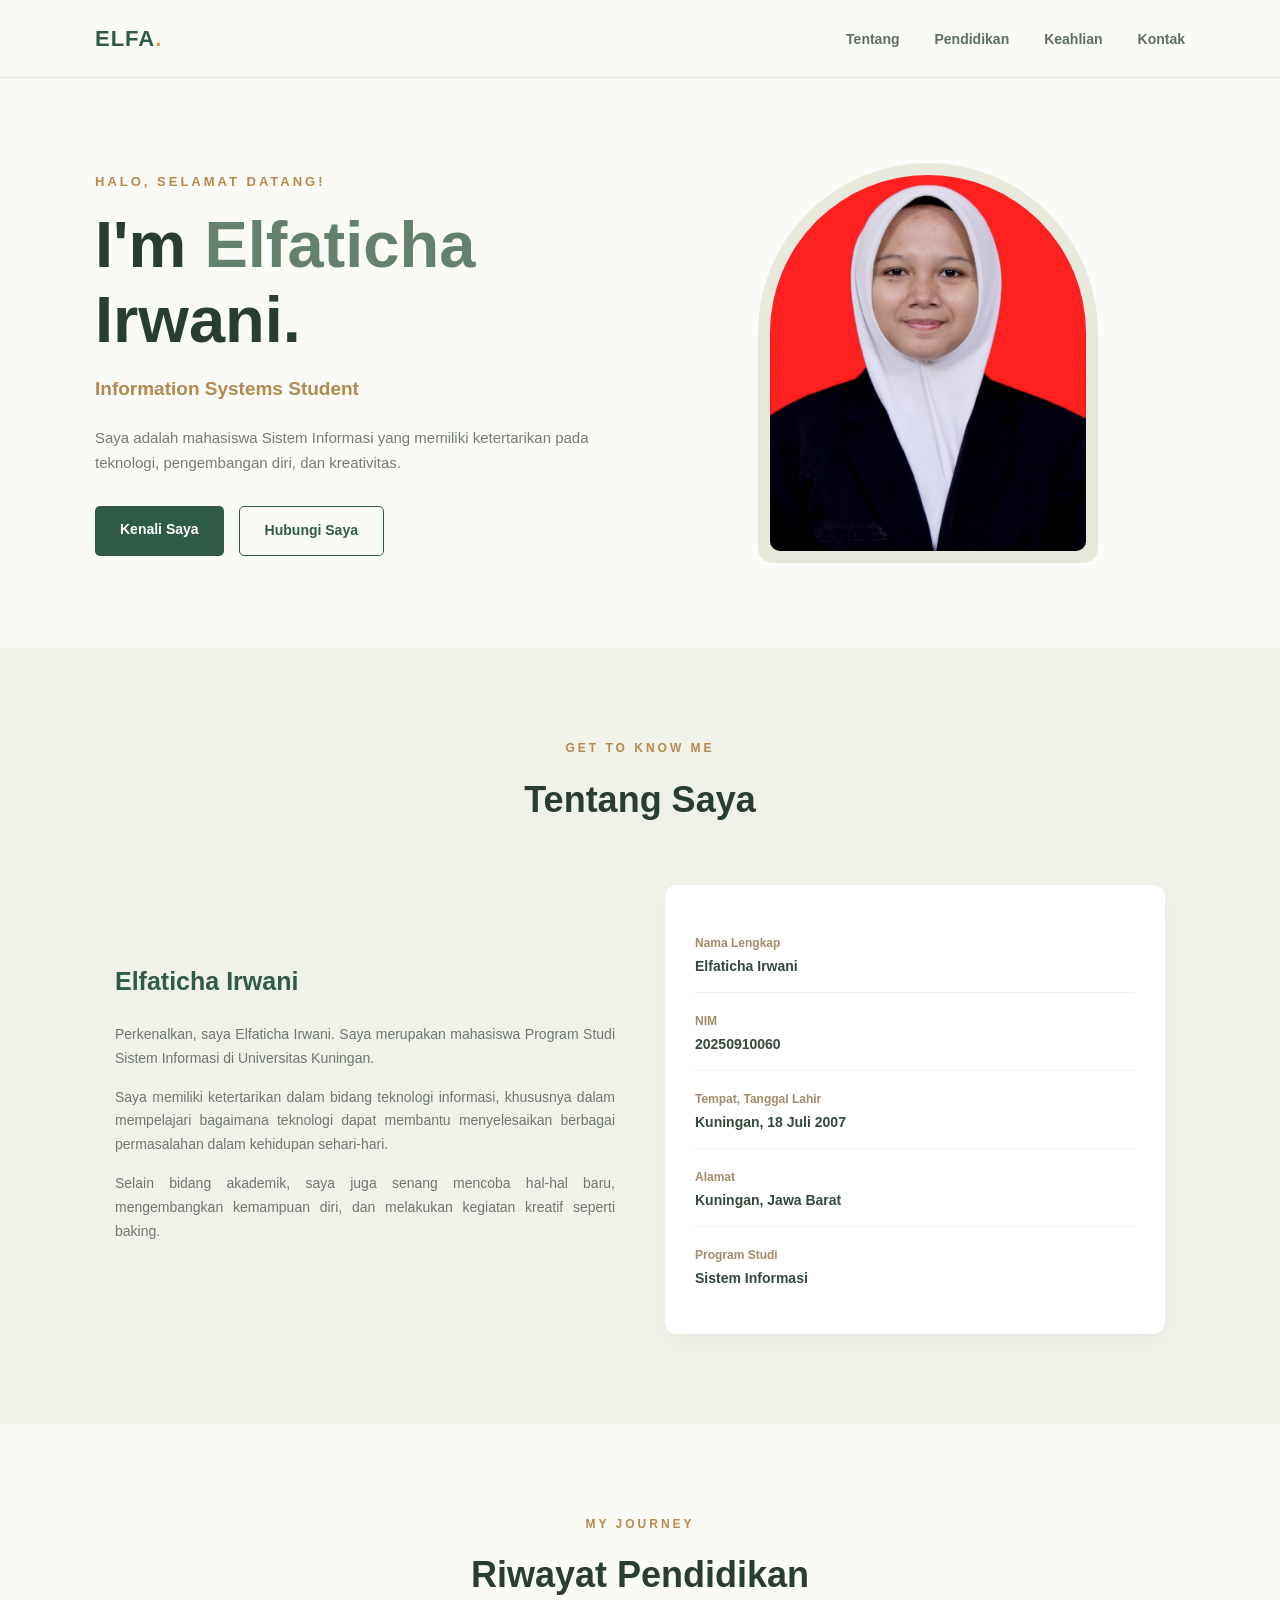
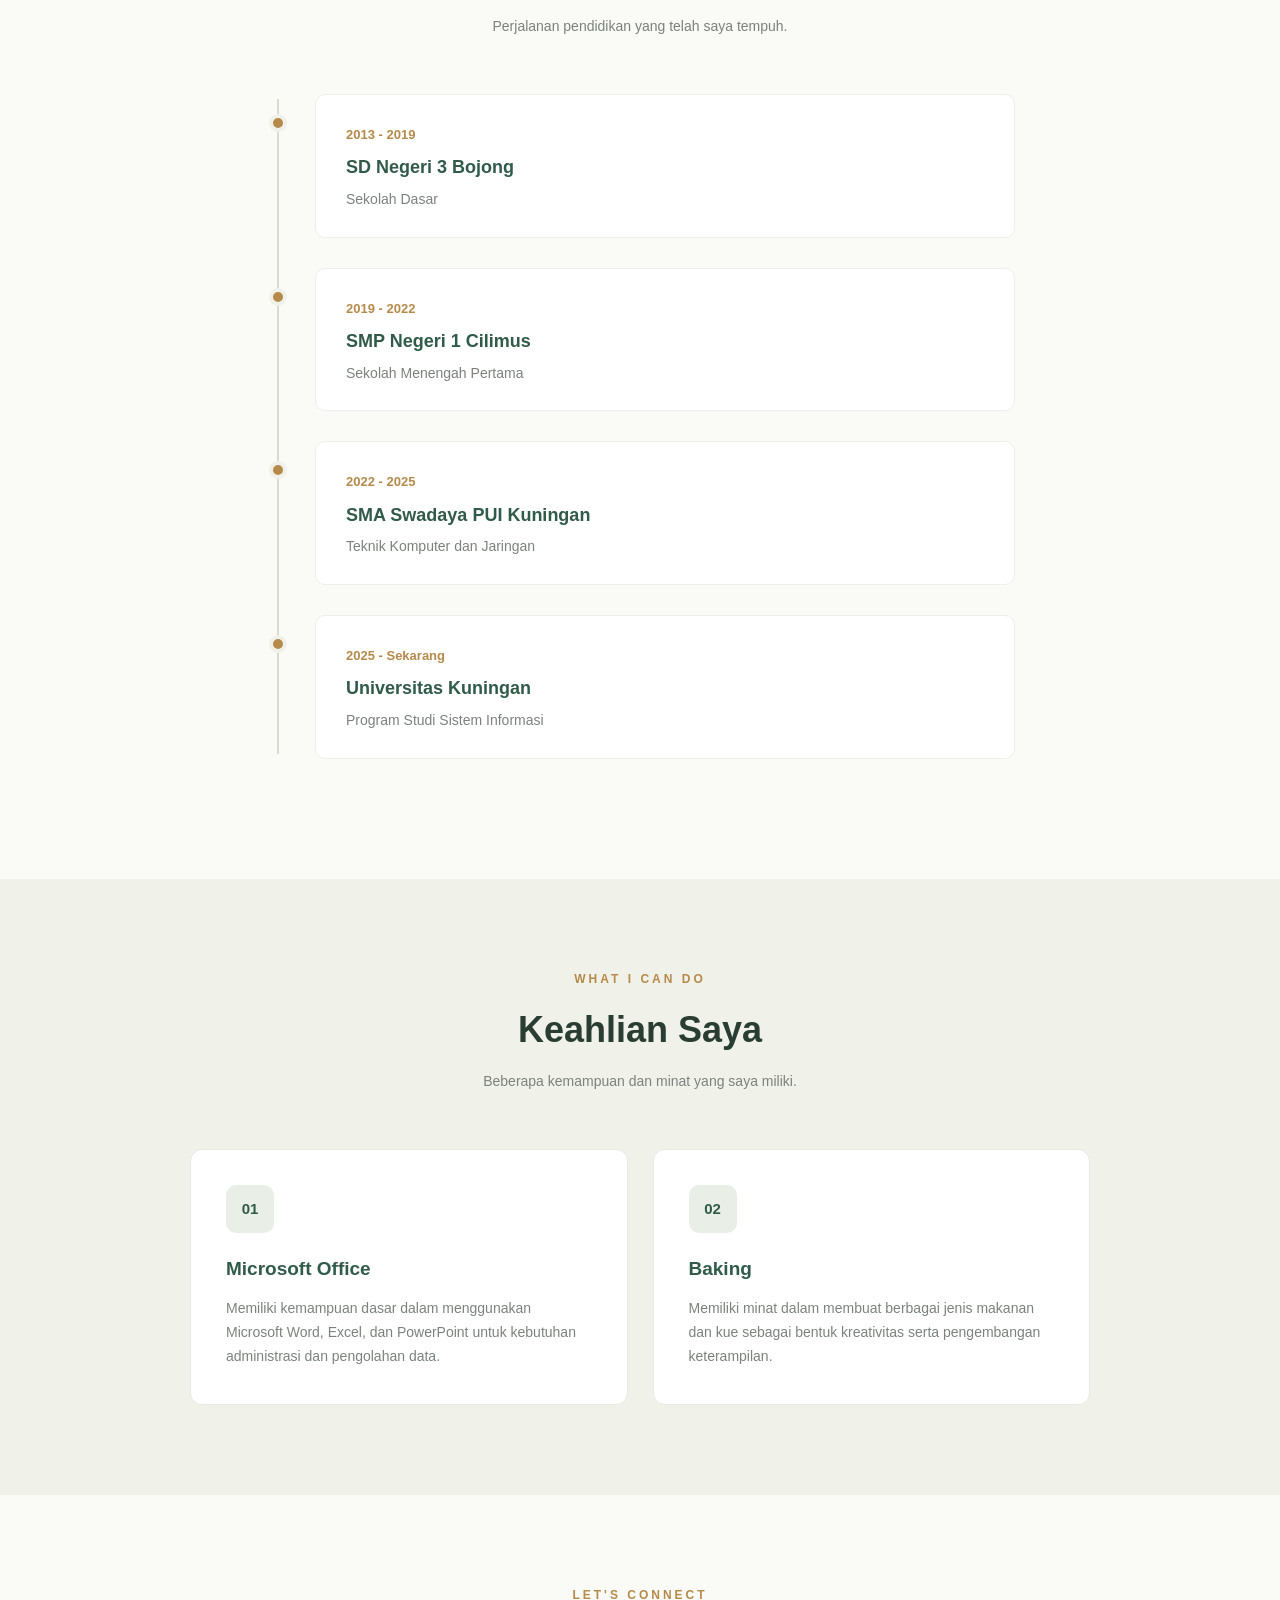
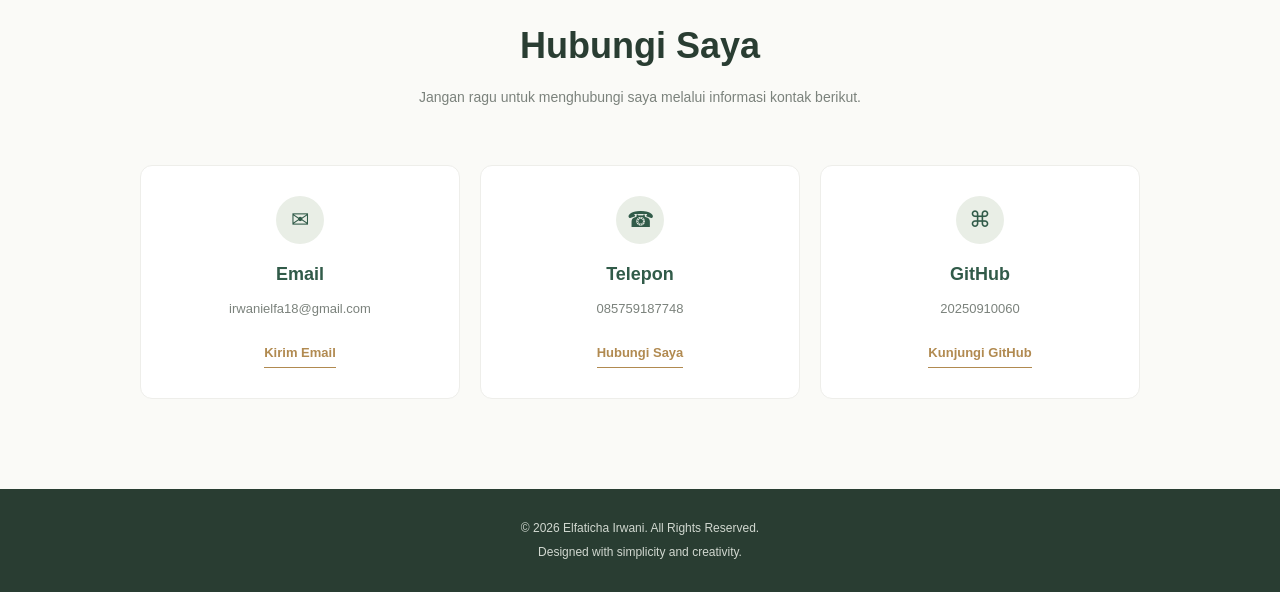
<file: index.html>
<!DOCTYPE html>
<html lang="id">
<head>
    <meta charset="UTF-8">
    <meta name="viewport" content="width=device-width, initial-scale=1.0">
    <title>Elfaticha Irwani | Personal Portfolio</title>

    <link rel="stylesheet" href="LandingPage_Github.css">
</head>
<body>

    <header>
        <nav class="navbar">
            <a href="#home" class="logo">ELFA<span>.</span></a>

            <ul class="nav-menu">
                <li><a href="#tentang">Tentang</a></li>
                <li><a href="#pendidikan">Pendidikan</a></li>
                <li><a href="#keahlian">Keahlian</a></li>
                <li><a href="#kontak">Kontak</a></li>
            </ul>
        </nav>
    </header>

    <section class="hero" id="home">

        <div class="hero-content">
            <p class="greeting">HALO, SELAMAT DATANG!</p>

            <h1>
                I'm <span>Elfaticha</span><br>
                Irwani.
            </h1>

            <h3>Information Systems Student</h3>

            <p class="hero-description">
                Saya adalah mahasiswa Sistem Informasi yang memiliki
                ketertarikan pada teknologi, pengembangan diri,
                dan kreativitas.
            </p>

            <div class="hero-buttons">
                <a href="#tentang" class="btn-primary">Kenali Saya</a>
                <a href="#kontak" class="btn-secondary">Hubungi Saya</a>
            </div>
        </div>

        <div class="hero-image">
            <div class="image-frame">
                <img src="Elfaticha.jpeg" alt="Foto Elfaticha Irwani">
            </div>
        </div>

    </section>

    <section class="section about" id="tentang">

        <div class="section-heading">
            <p class="section-subtitle">GET TO KNOW ME</p>
            <h2>Tentang Saya</h2>
        </div>

        <div class="about-content">

            <div class="about-text">
                <h3>Elfaticha Irwani</h3>

                <p>
                    Perkenalkan, saya Elfaticha Irwani. Saya merupakan
                    mahasiswa Program Studi Sistem Informasi di
                    Universitas Kuningan.
                </p>

                <p>
                    Saya memiliki ketertarikan dalam bidang teknologi
                    informasi, khususnya dalam mempelajari bagaimana
                    teknologi dapat membantu menyelesaikan berbagai
                    permasalahan dalam kehidupan sehari-hari.
                </p>

                <p>
                    Selain bidang akademik, saya juga senang mencoba
                    hal-hal baru, mengembangkan kemampuan diri,
                    dan melakukan kegiatan kreatif seperti baking.
                </p>
            </div>

            <div class="biodata-card">

                <div class="biodata-item">
                    <span>Nama Lengkap</span>
                    <p>Elfaticha Irwani</p>
                </div>

                <div class="biodata-item">
                    <span>NIM</span>
                    <p>20250910060</p>
                </div>

                <div class="biodata-item">
                    <span>Tempat, Tanggal Lahir</span>
                    <p>Kuningan, 18 Juli 2007</p>
                </div>

                <div class="biodata-item">
                    <span>Alamat</span>
                    <p>Kuningan, Jawa Barat</p>
                </div>

                <div class="biodata-item">
                    <span>Program Studi</span>
                    <p>Sistem Informasi</p>
                </div>

            </div>

        </div>
    </section>

    <section class="section education" id="pendidikan">

        <div class="section-heading">
            <p class="section-subtitle">MY JOURNEY</p>
            <h2>Riwayat Pendidikan</h2>
            <p class="section-description">
                Perjalanan pendidikan yang telah saya tempuh.
            </p>
        </div>

        <div class="timeline">

            <div class="timeline-item">
                <div class="timeline-dot"></div>

                <div class="timeline-card">
                    <span class="year">2013 - 2019</span>
                    <h3>SD Negeri 3 Bojong</h3>
                    <p>Sekolah Dasar</p>
                </div>
            </div>


            <div class="timeline-item">
                <div class="timeline-dot"></div>

                <div class="timeline-card">
                    <span class="year">2019 - 2022</span>
                    <h3>SMP Negeri 1 Cilimus</h3>
                    <p>Sekolah Menengah Pertama</p>
                </div>
            </div>


            <div class="timeline-item">
                <div class="timeline-dot"></div>

                <div class="timeline-card">
                    <span class="year">2022 - 2025</span>
                    <h3>SMA Swadaya PUI Kuningan</h3>
                    <p>Teknik Komputer dan Jaringan</p>
                </div>
            </div>


            <div class="timeline-item">
                <div class="timeline-dot"></div>

                <div class="timeline-card">
                    <span class="year">2025 - Sekarang</span>
                    <h3>Universitas Kuningan</h3>
                    <p>Program Studi Sistem Informasi</p>
                </div>
            </div>

        </div>
    </section>

    <section class="section skills" id="keahlian">

        <div class="section-heading">
            <p class="section-subtitle">WHAT I CAN DO</p>
            <h2>Keahlian Saya</h2>
            <p class="section-description">
                Beberapa kemampuan dan minat yang saya miliki.
            </p>
        </div>

        <div class="skills-container">

            <div class="skill-card">
                <div class="skill-icon">01</div>
                <h3>Microsoft Office</h3>
                <p>
                    Memiliki kemampuan dasar dalam menggunakan
                    Microsoft Word, Excel, dan PowerPoint untuk
                    kebutuhan administrasi dan pengolahan data.
                </p>
            </div>


            <div class="skill-card">
                <div class="skill-icon">02</div>
                <h3>Baking</h3>
                <p>
                    Memiliki minat dalam membuat berbagai jenis
                    makanan dan kue sebagai bentuk kreativitas
                    serta pengembangan keterampilan.
                </p>
            </div>

        </div>
    </section>

    <section class="section contact" id="kontak">

        <div class="section-heading">
            <p class="section-subtitle">LET'S CONNECT</p>
            <h2>Hubungi Saya</h2>
            <p class="section-description">
                Jangan ragu untuk menghubungi saya melalui informasi
                kontak berikut.
            </p>
        </div>

        <div class="contact-container">

            <div class="contact-card">
                <span class="contact-icon">✉</span>
                <h3>Email</h3>
                <p>irwanielfa18@gmail.com</p>
                <a href="mailto:irwanielfa18@gmail.com">Kirim Email</a>
            </div>


            <div class="contact-card">
                <span class="contact-icon">☎</span>
                <h3>Telepon</h3>
                <p>085759187748</p>
                <a href="tel:085759187748">Hubungi Saya</a>
            </div>


            <div class="contact-card">
                <span class="contact-icon">⌘</span>
                <h3>GitHub</h3>
                <p>20250910060</p>
                <a href="https://github.com/20250910060"
                   target="_blank">
                    Kunjungi GitHub
                </a>
            </div>

        </div>

    </section>

    <footer>
        <p>© 2026 Elfaticha Irwani. All Rights Reserved.</p>
        <p>Designed with simplicity and creativity.</p>
    </footer>

</body>
</html>
</file>
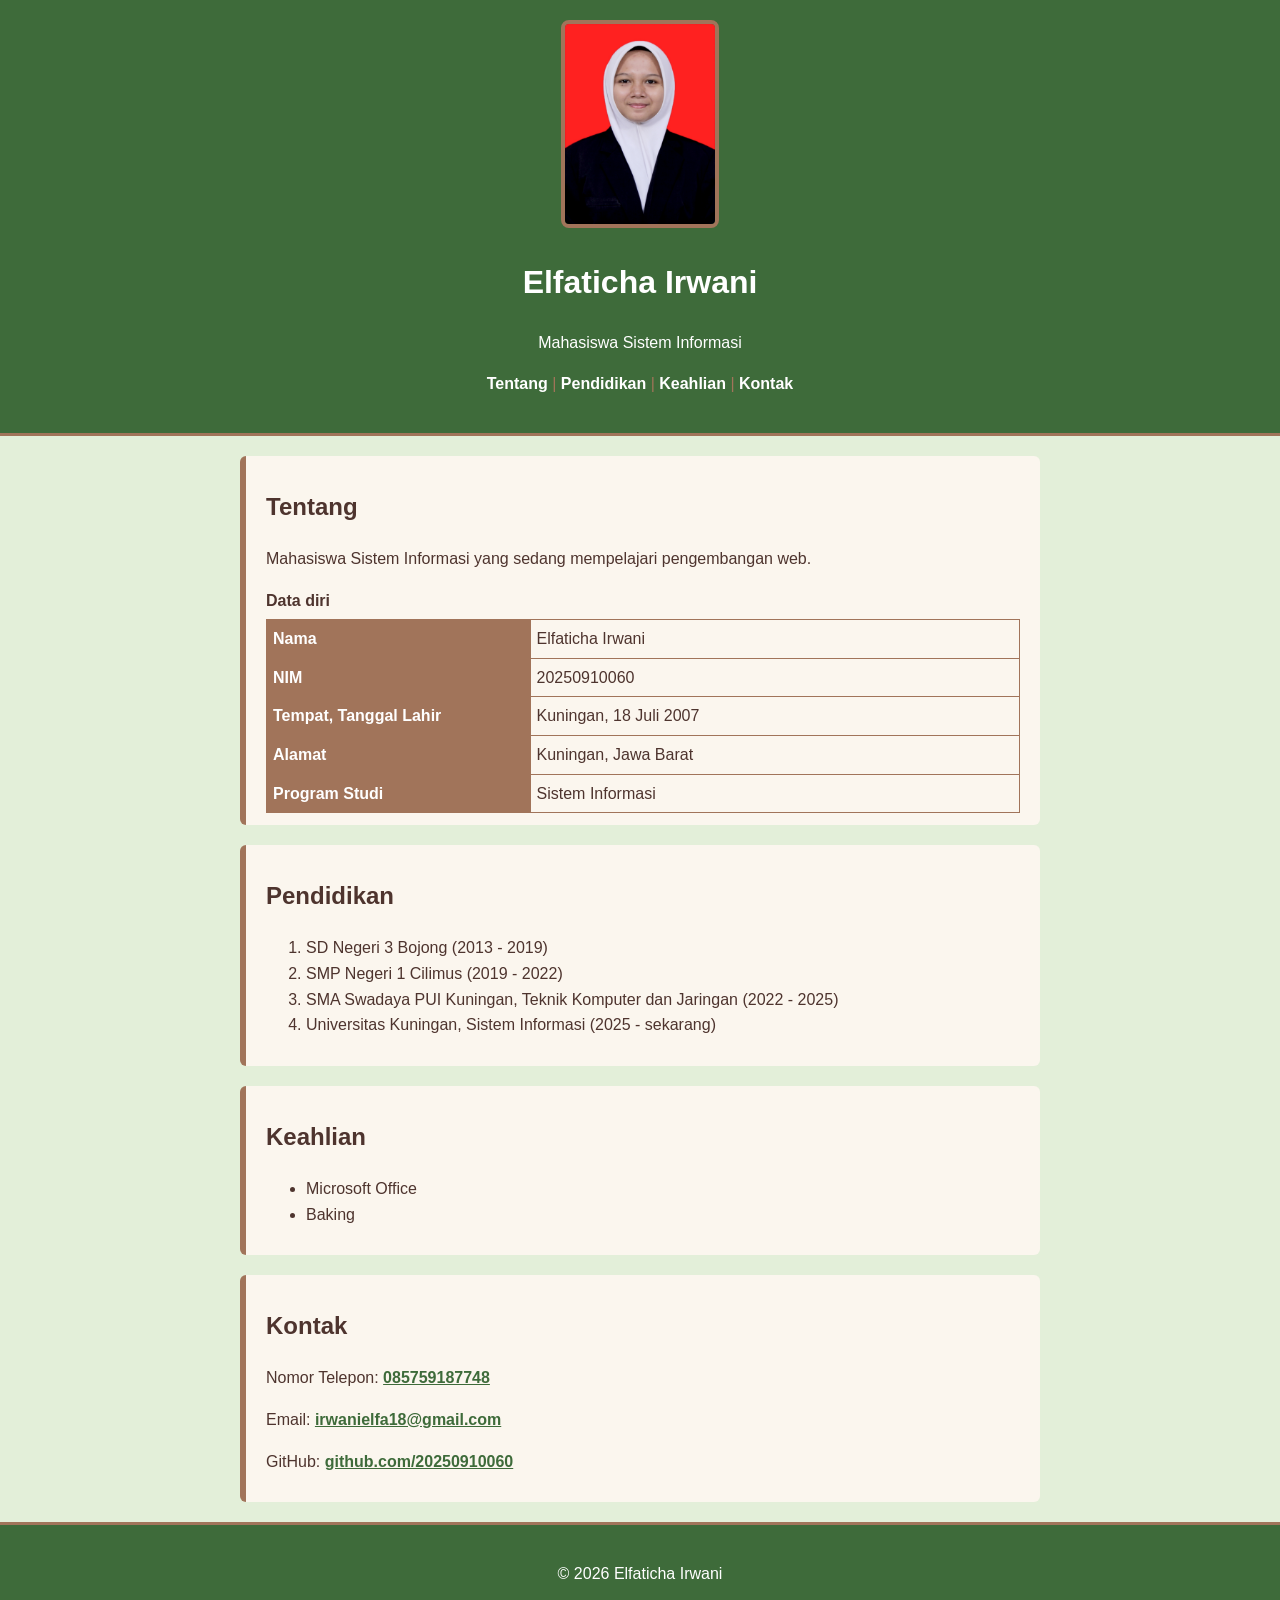
<file: landing_page_ElfatichaIrwani_20250910060.html>
<!DOCTYPE html>
<html lang="id">
<head>
    <meta charset="UTF-8">
    <meta name="viewport" content="width=device-width, initial-scale=1.0">
    <meta name="description" content="Biodata Elfaticha Irwani, mahasiswa Sistem Informasi Universitas Kuningan.">
    <title>Biodata - Elfaticha Irwani</title>
    <style>
        :root {
            --hijau-tua: #3e6b3a;
            --hijau-muda: #e3efd9;
            --cokelat-tua: #4e342e;
            --cokelat-muda: #a1745a;
            --krem: #fbf6ee;
        }

        body {
            font-family: Arial, sans-serif;
            background-color: var(--hijau-muda);
            color: var(--cokelat-tua);
            margin: 0;
            line-height: 1.6;
        }

        header, footer {
            background-color: var(--hijau-tua);
            color: #fff;
            text-align: center;
            padding: 20px;
        }

        header img {
            border: 4px solid var(--cokelat-muda);
            border-radius: 8px;
        }

        nav ul { list-style: none; padding: 0; }
        nav li { display: inline; }
        nav li + li::before { content: " | "; color: var(--cokelat-muda); }
        nav a { color: #fff; text-decoration: none; font-weight: bold; }
        nav a:hover { color: #f1d9b5; text-decoration: underline; }

        hr { border: 0; border-top: 3px solid var(--cokelat-muda); margin: 0; }

        main {
            max-width: 800px;
            margin: 20px auto;
            padding: 0 16px;
        }

        section {
            background-color: var(--krem);
            border-left: 6px solid var(--cokelat-muda);
            border-radius: 6px;
            padding: 12px 20px;
            margin-bottom: 20px;
        }

        h2 { color: var(--cokelat-tua); }

        table { border-collapse: collapse; width: 100%; }
        th, td { border: 1px solid var(--cokelat-muda); padding: 6px; text-align: left; }
        th { background-color: var(--cokelat-muda); color: #fff; width: 35%; }
        caption { font-weight: bold; margin-bottom: 6px; text-align: left; }

        section a { color: var(--hijau-tua); font-weight: bold; }
        section a:hover { color: var(--cokelat-muda); }
    </style>
</head>
<body>

    <header>
        <img src="Elfaticha.jpeg" alt="Foto Elfaticha Irwani" width="150" height="200">
        <h1>Elfaticha Irwani</h1>
        <p>Mahasiswa Sistem Informasi</p>
        <nav aria-label="Navigasi utama">
            <ul>
                <li><a href="#tentang">Tentang</a></li>
                <li><a href="#pendidikan">Pendidikan</a></li>
                <li><a href="#keahlian">Keahlian</a></li>
                <li><a href="#kontak">Kontak</a></li>
            </ul>
        </nav>
    </header>
    <hr>

    <main>
        <section id="tentang">
            <h2>Tentang</h2>
            <p>Mahasiswa Sistem Informasi yang sedang mempelajari pengembangan web.</p>
            <table>
                <caption>Data diri</caption>
                <tr><th scope="row">Nama</th><td>Elfaticha Irwani</td></tr>
                <tr><th scope="row">NIM</th><td>20250910060</td></tr>
                <tr><th scope="row">Tempat, Tanggal Lahir</th><td>Kuningan, <time datetime="2007-07-18">18 Juli 2007</time></td></tr>
                <tr><th scope="row">Alamat</th><td>Kuningan, Jawa Barat</td></tr>
                <tr><th scope="row">Program Studi</th><td>Sistem Informasi</td></tr>
            </table>
        </section>

        <section id="pendidikan">
            <h2>Pendidikan</h2>
            <ol>
                <li>SD Negeri 3 Bojong (2013 - 2019)</li>
                <li>SMP Negeri 1 Cilimus (2019 - 2022)</li>
                <li>SMA Swadaya PUI Kuningan, Teknik Komputer dan Jaringan (2022 - 2025)</li>
                <li>Universitas Kuningan, Sistem Informasi (2025 - sekarang)</li>
            </ol>
        </section>

        <section id="keahlian">
            <h2>Keahlian</h2>
            <ul>
                <li>Microsoft Office</li>
                <li>Baking</li>
            </ul>
        </section>

        <section id="kontak">
            <h2>Kontak</h2>
            <p>Nomor Telepon: <a href="tel:+6285759187748">085759187748</a></p>
            <p>Email: <a href="mailto:irwanielfa18@gmail.com">irwanielfa18@gmail.com</a></p>
            <p>GitHub: <a href="https://github.com/20250910060" target="_blank" rel="noopener noreferrer">github.com/20250910060</a></p>
        </section>
    </main>

    <hr>
    <footer>
        <p>&copy; 2026 Elfaticha Irwani</p>
    </footer>

</body>
</html>
</file>
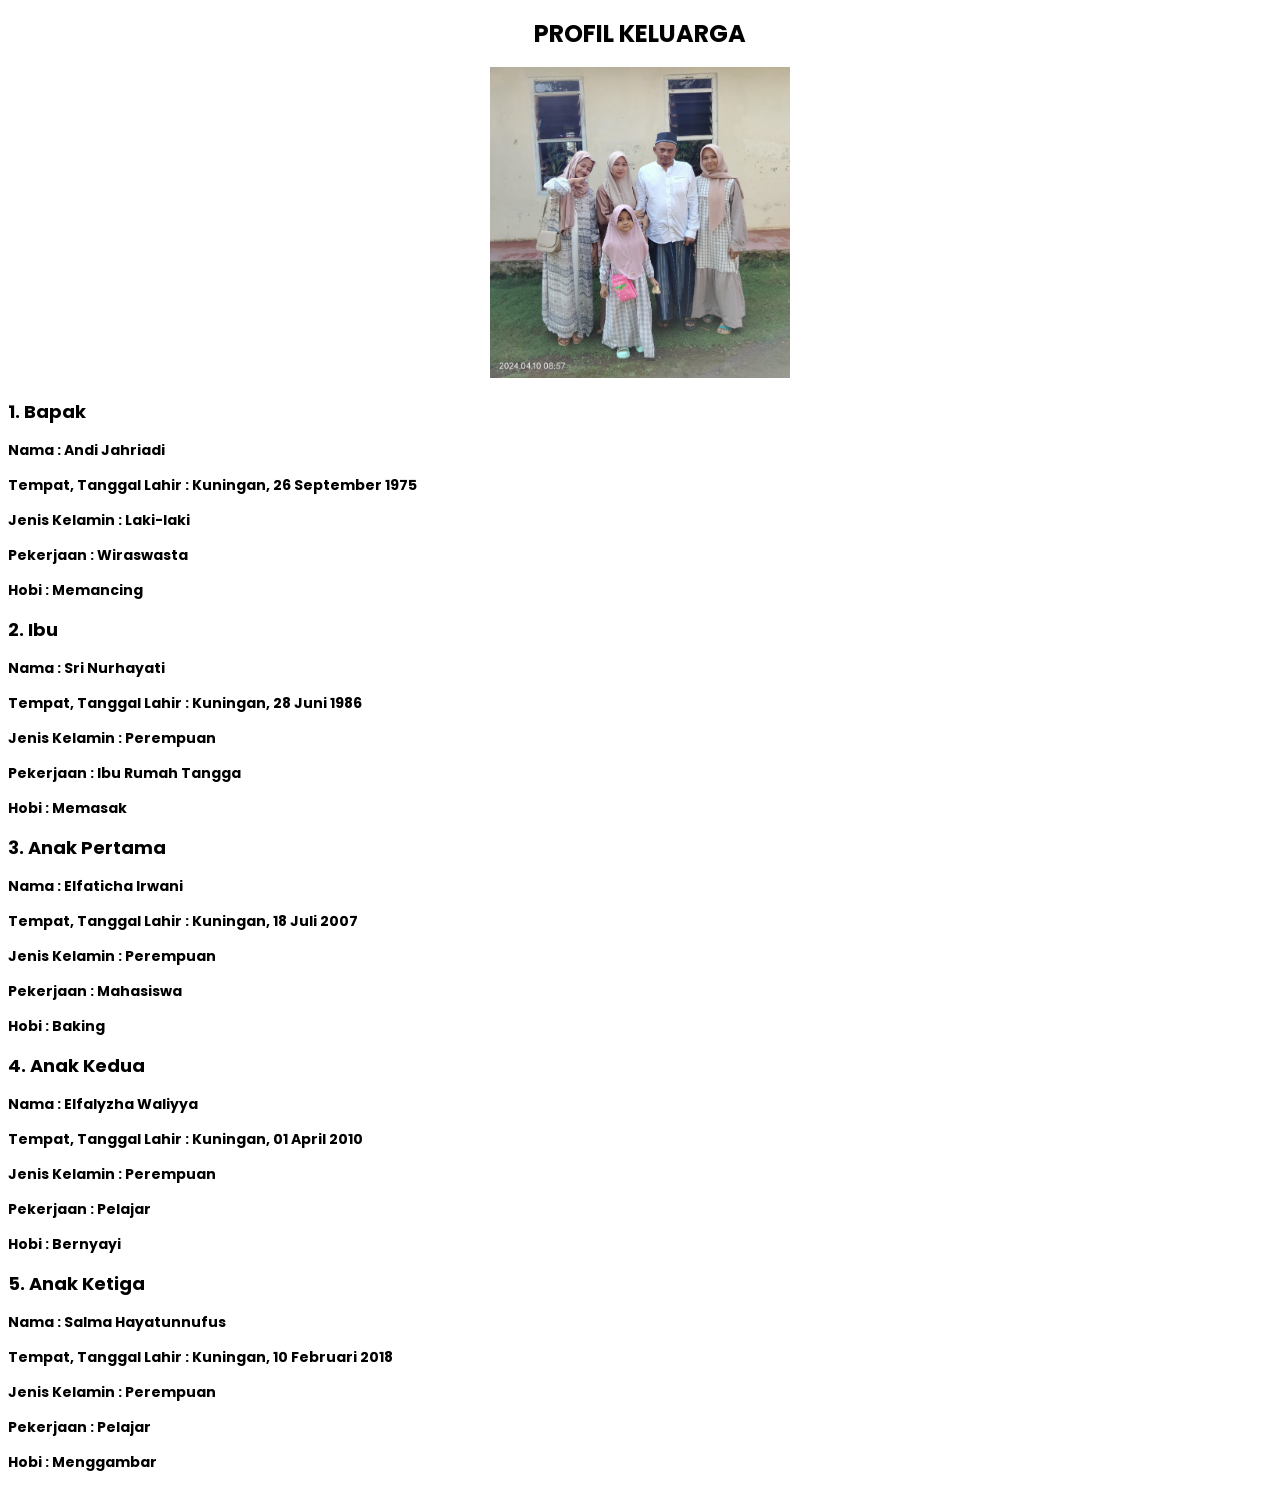
<file: latihan1_elfaticha_irwani.html>
<!DOCTYPE html>
<html lang="en">
<head>
    <meta charset="UTF-8">
    <meta name="viewport" content="width=device-width, initial-scale=1.0">
    <title>Document</title>
    <link rel="preconnect" href="https://fonts.googleapis.com">
    <link rel="preconnect" href="https://fonts.gstatic.com" crossorigin>
    <link href="https://fonts.googleapis.com/css2?family=Poppins:wght@300;400;600&display=swap" rel="stylesheet">
    <style>body{font-family: 'Poppins', sans-serif;font-size: 12px;}</style>
</head>
<body>
    <h1 align="center">PROFIL KELUARGA</h1>
    <div align="center"><img src="Familyy.jpg" width="300"></div>
    <h2>1. Bapak</h2>
    <h3>Nama    : Andi Jahriadi</h3>
    <h3>Tempat, Tanggal Lahir   : Kuningan, 26 September 1975</h3>
    <h3>Jenis Kelamin   : Laki-laki</h3>
    <h3>Pekerjaan   : Wiraswasta</h3>
    <h3>Hobi    : Memancing</h3>
    <h2>2. Ibu</h2>
    <h3>Nama    : Sri Nurhayati</h3>
    <h3>Tempat, Tanggal Lahir   : Kuningan, 28 Juni 1986</h3>
    <h3>Jenis Kelamin   : Perempuan</h3>
    <h3>Pekerjaan   : Ibu Rumah Tangga</h3>
    <h3>Hobi    : Memasak</h3>
    <h2>3. Anak Pertama</h2>
    <h3>Nama    : Elfaticha Irwani</h3>
    <h3>Tempat, Tanggal Lahir   : Kuningan, 18 Juli 2007</h3>
    <h3>Jenis Kelamin   : Perempuan</h3>
    <h3>Pekerjaan   : Mahasiswa</h3>
    <h3>Hobi    : Baking</h3>
    <h2>4. Anak Kedua</h2>
    <h3>Nama    : Elfalyzha Waliyya</h3>
    <h3>Tempat, Tanggal Lahir   : Kuningan, 01 April 2010</h3>
    <h3>Jenis Kelamin   : Perempuan</h3>
    <h3>Pekerjaan   : Pelajar</h3>
    <h3>Hobi    : Bernyayi</h3>
    <h2>5. Anak Ketiga</h2>
    <h3>Nama     : Salma Hayatunnufus</h3>
    <h3>Tempat, Tanggal Lahir   : Kuningan, 10 Februari 2018</h3>
    <h3>Jenis Kelamin   : Perempuan</h3>
    <h3>Pekerjaan   : Pelajar</h3>
    <h3>Hobi    : Menggambar</h3>
</body>
</html>
</file>
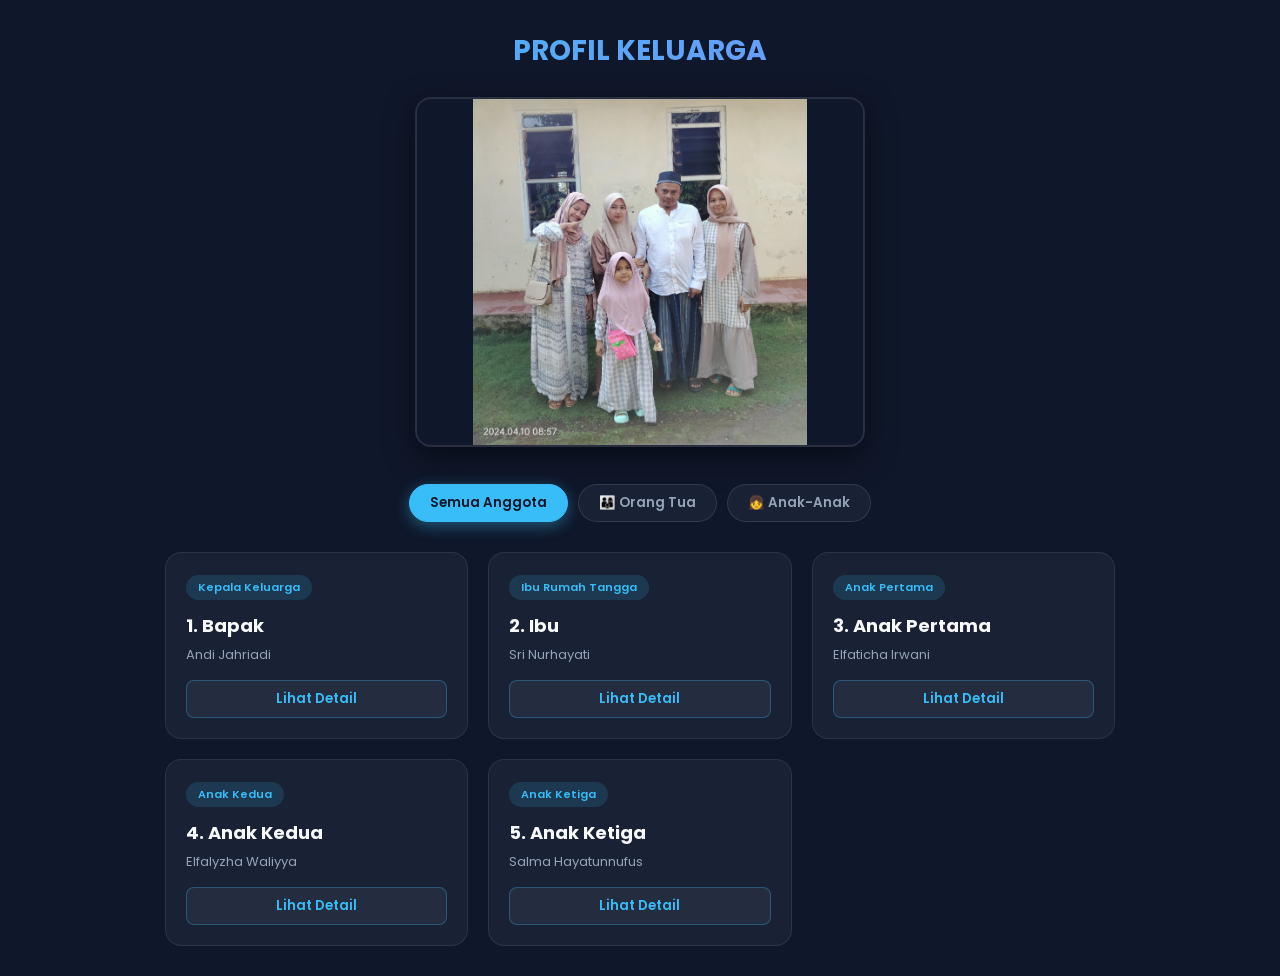
<file: latihan2_elfaticha_irwani.html>
<!DOCTYPE html>
<html lang="id">
<head>
  <meta charset="UTF-8">
  <meta name="viewport" content="width=device-width, initial-scale=1.0">
  <title>Profil Keluarga Interactive</title>
  <link href="https://fonts.googleapis.com/css2?family=Poppins:wght@400;600;700&display=swap" rel="stylesheet">
  <style>
    * { margin:0; padding:0; box-sizing:border-box; font-family:'Poppins',sans-serif; }
    body { background: #0f172a; color: #f8fafc; min-height: 100vh; padding: 30px 15px; }
    .container { max-width: 950px; margin: 0 auto; }
    
    .header { text-align: center; margin-bottom: 25px; }
    .header h1 { font-size: 28px; background: linear-gradient(135deg, #38bdf8, #818cf8); -webkit-background-clip: text; -webkit-text-fill-color: transparent; font-weight: 700; }
    
    .hero { text-align: center; margin-bottom: 30px; }
    .hero img { width: 100%; max-width: 450px; height: auto; max-height: 350px; object-fit: contain; border-radius: 16px; border: 2px solid rgba(255,255,255,0.1); box-shadow: 0 10px 30px rgba(0,0,0,0.5); cursor: pointer; transition: 0.3s; }
    .hero img:hover { transform: scale(1.02); border-color: #38bdf8; }
    
    /* Filter Buttons */
    .filter-nav { display: flex; justify-content: center; gap: 10px; margin-bottom: 30px; flex-wrap: wrap; }
    .nav-btn { background: rgba(30, 41, 59, 0.7); color: #94a3b8; border: 1px solid rgba(255,255,255,0.1); padding: 8px 20px; border-radius: 30px; font-weight: 600; cursor: pointer; transition: 0.3s; }
    .nav-btn.active, .nav-btn:hover { background: #38bdf8; color: #0f172a; border-color: #38bdf8; box-shadow: 0 4px 15px rgba(56,189,248,0.4); }
    
    /* Cards Layout */
    .grid { display: grid; grid-template-columns: repeat(auto-fit, minmax(260px, 1fr)); gap: 20px; }
    .card { background: rgba(30, 41, 59, 0.7); backdrop-filter: blur(10px); border: 1px solid rgba(255,255,255,0.08); border-radius: 16px; padding: 20px; transition: 0.3s; display: flex; flex-direction: column; justify-content: space-between; }
    .card:hover { transform: translateY(-5px); border-color: #38bdf8; box-shadow: 0 10px 25px rgba(0,0,0,0.3); }
    
    .badge { display: inline-block; padding: 4px 12px; background: rgba(56, 189, 248, 0.15); color: #38bdf8; border-radius: 20px; font-size: 11px; font-weight: 600; margin-bottom: 12px; width: fit-content; }
    .card h3 { font-size: 18px; color: #f8fafc; margin-bottom: 6px; }
    .card p { font-size: 13px; color: #94a3b8; margin-bottom: 15px; }
    
    .btn-detail { background: rgba(255,255,255,0.05); color: #38bdf8; border: 1px solid rgba(56,189,248,0.3); width: 100%; padding: 8px; border-radius: 8px; cursor: pointer; font-weight: 600; transition: 0.3s; }
    .btn-detail:hover { background: #38bdf8; color: #0f172a; }
    
    /* Modal Pop-up */
    .modal { display: none; position: fixed; top: 0; left: 0; width: 100%; height: 100%; background: rgba(0,0,0,0.7); backdrop-filter: blur(5px); justify-content: center; align-items: center; z-index: 100; padding: 15px; }
    .modal-content { background: #1e293b; border: 1px solid rgba(255,255,255,0.1); border-radius: 20px; width: 100%; max-width: 400px; padding: 25px; position: relative; animation: popIn 0.3s ease; }
    @keyframes popIn { from { transform: scale(0.8); opacity: 0; } to { transform: scale(1); opacity: 1; } }
    .close-btn { position: absolute; top: 15px; right: 20px; font-size: 22px; cursor: pointer; color: #94a3b8; }
    .modal-body p { font-size: 14px; margin-bottom: 10px; color: #cbd5e1; }
    .modal-body strong { color: #38bdf8; display: inline-block; width: 110px; }
  </style>
</head>
<body>

  <div class="container">
    <div class="header">
      <h1>PROFIL KELUARGA</h1>
    </div>

    <div class="hero">
      <img src="Familyy.jpg" alt="Foto Keluarga" onclick="showDetail('Foto Keluarga', 'Keluarga Besar', 'Kuningan', '-', '-', '-')" onerror="this.src='https://images.unsplash.com/photo-1511895426328-dc8714191300?w=600'">
    </div>

    <!-- Filter Navigasi Kelompok -->
    <div class="filter-nav">
      <button class="nav-btn active" onclick="filterCategory('all', this)">Semua Anggota</button>
      <button class="nav-btn" onclick="filterCategory('parents', this)">👨‍👩‍👦 Orang Tua</button>
      <button class="nav-btn" onclick="filterCategory('kids', this)">👧 Anak-Anak</button>
    </div>

    <!-- Cards Grid -->
    <div class="grid">
      <!-- 1. Bapak -->
      <div class="card parents">
        <div>
          <span class="badge">Kepala Keluarga</span>
          <h3>1. Bapak</h3>
          <p>Andi Jahriadi</p>
        </div>
        <button class="btn-detail" onclick="showDetail('1. Bapak', 'Andi Jahriadi', 'Kuningan, 26 September 1975', 'Laki-laki', 'Wiraswasta', 'Memancing')">Lihat Detail</button>
      </div>

      <!-- 2. Ibu -->
      <div class="card parents">
        <div>
          <span class="badge">Ibu Rumah Tangga</span>
          <h3>2. Ibu</h3>
          <p>Sri Nurhayati</p>
        </div>
        <button class="btn-detail" onclick="showDetail('2. Ibu', 'Sri Nurhayati', 'Kuningan, 28 Juni 1986', 'Perempuan', 'Ibu Rumah Tangga', 'Memasak')">Lihat Detail</button>
      </div>

      <!-- 3. Anak 1 -->
      <div class="card kids">
        <div>
          <span class="badge">Anak Pertama</span>
          <h3>3. Anak Pertama</h3>
          <p>Elfaticha Irwani</p>
        </div>
        <button class="btn-detail" onclick="showDetail('3. Anak Pertama', 'Elfaticha Irwani', 'Kuningan, 18 Juli 2007', 'Perempuan', 'Mahasiswa', 'Baking')">Lihat Detail</button>
      </div>

      <!-- 4. Anak 2 -->
      <div class="card kids">
        <div>
          <span class="badge">Anak Kedua</span>
          <h3>4. Anak Kedua</h3>
          <p>Elfalyzha Waliyya</p>
        </div>
        <button class="btn-detail" onclick="showDetail('4. Anak Kedua', 'Elfalyzha Waliyya', 'Kuningan, 01 April 2010', 'Perempuan', 'Pelajar', 'Bernyanyi')">Lihat Detail</button>
      </div>

      <!-- 5. Anak 3 -->
      <div class="card kids">
        <div>
          <span class="badge">Anak Ketiga</span>
          <h3>5. Anak Ketiga</h3>
          <p>Salma Hayatunnufus</p>
        </div>
        <button class="btn-detail" onclick="showDetail('5. Anak Ketiga', 'Salma Hayatunnufus', 'Kuningan, 10 Februari 2018', 'Perempuan', 'Pelajar', 'Menggambar')">Lihat Detail</button>
      </div>
    </div>
  </div>

  <!-- Pop-up Modal Detail -->
  <div class="modal" id="modal">
    <div class="modal-content">
      <span class="close-btn" onclick="closeModal()">&times;</span>
      <h3 id="modal-title" style="margin-bottom:15px; color:#f8fafc; border-bottom:1px solid rgba(255,255,255,0.1); padding-bottom:8px;">Detail</h3>
      <div class="modal-body" id="modal-body"></div>
    </div>
  </div>

  <script>
    function filterCategory(cat, btn) {
      document.querySelectorAll('.nav-btn').forEach(b => b.classList.remove('active'));
      btn.classList.add('active');
      document.querySelectorAll('.card').forEach(card => {
        card.style.display = (cat === 'all' || card.classList.contains(cat)) ? 'flex' : 'none';
      });
    }

    function showDetail(role, nama, ttl, gender, kerja, hobi) {
      document.getElementById('modal-title').innerText = role;
      document.getElementById('modal-body').innerHTML = `
        <p><strong>Nama:</strong> ${nama}</p>
        <p><strong>Tempat, Tgl Lahir:</strong> ${ttl}</p>
        <p><strong>Jenis Kelamin:</strong> ${gender}</p>
        <p><strong>Pekerjaan:</strong> ${kerja}</p>
        <p><strong>Hobi:</strong> ${hobi}</p>
      `;
      document.getElementById('modal').style.display = 'flex';
    }

    function closeModal() {
      document.getElementById('modal').style.display = 'none';
    }
  </script>
</body>
</html>
</file>
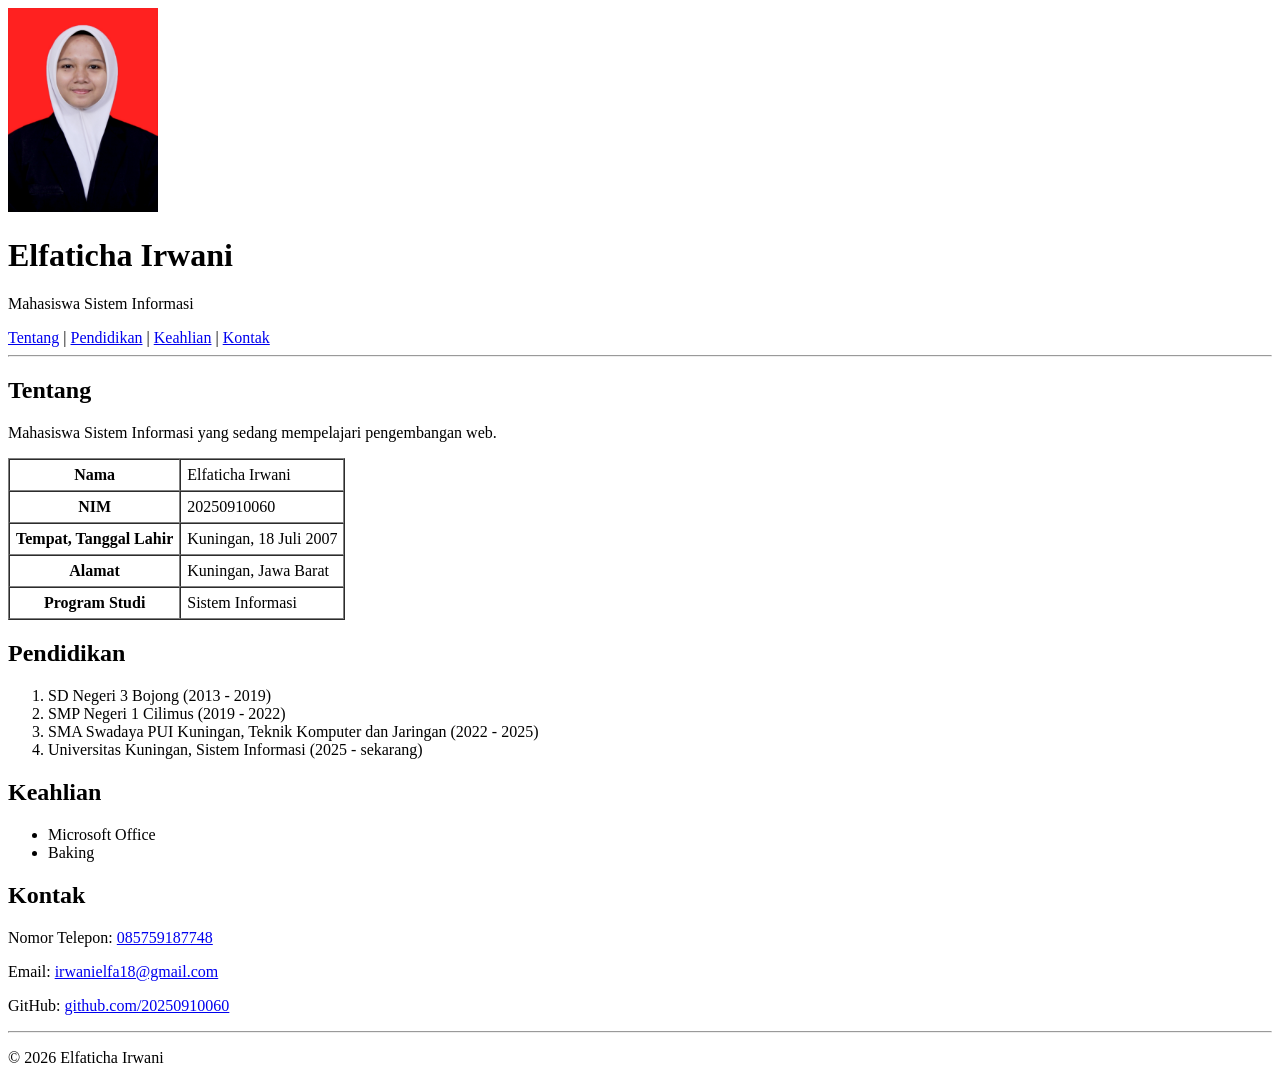
<file: Latihan_Landing_page_ElfatichaIrwani.html>
<!DOCTYPE html>
<html lang="id">
<head>
    <meta charset="UTF-8">
    <meta name="viewport" content="width=device-width, initial-scale=1.0">
    <title>Biodata - Elfaticha Irwani</title>
</head>
<body>

    <header>
        <img src="Elfaticha.jpeg" alt="Foto Elfaticha Irwani" width="150">
        <h1>Elfaticha Irwani</h1>
        <p>Mahasiswa Sistem Informasi</p>
        <nav>
            <a href="#tentang">Tentang</a> |
            <a href="#pendidikan">Pendidikan</a> |
            <a href="#keahlian">Keahlian</a> |
            <a href="#kontak">Kontak</a>
        </nav>
    </header>
    <hr>

    <main>
        <section id="tentang">
            <h2>Tentang</h2>
            <p>Mahasiswa Sistem Informasi yang sedang mempelajari pengembangan web.</p>
            <table border="1" cellpadding="6" cellspacing="0">
                <tr><th>Nama</th><td>Elfaticha Irwani</td></tr>
                <tr><th>NIM</th><td>20250910060</td></tr>
                <tr><th>Tempat, Tanggal Lahir</th><td>Kuningan, 18 Juli 2007</td></tr>
                <tr><th>Alamat</th><td>Kuningan, Jawa Barat</td></tr>
                <tr><th>Program Studi</th><td>Sistem Informasi</td></tr>
            </table>
        </section>

        <section id="pendidikan">
            <h2>Pendidikan</h2>
            <ol>
                <li>SD Negeri 3 Bojong (2013 - 2019)</li>
                <li>SMP Negeri 1 Cilimus (2019 - 2022)</li>
                <li>SMA Swadaya PUI Kuningan, Teknik Komputer dan Jaringan (2022 - 2025)</li>
                <li>Universitas Kuningan, Sistem Informasi (2025 - sekarang)</li>
            </ol>
        </section>

        <section id="keahlian">
            <h2>Keahlian</h2>
            <ul>
                <li>Microsoft Office</li>
                <li>Baking</li>
            </ul>
        </section>

        <section id="kontak">
            <h2>Kontak</h2>
            <p>Nomor Telepon: <a href="085759187748">085759187748</a></p>
            <p>Email: <a href="email:irwanielfa18@gmail.com">irwanielfa18@gmail.com</a></p>
            <p>GitHub: <a href="https://github.com/20250910060" target="_blank">github.com/20250910060</a></p>
        </section>
    </main>

    <hr>
    <footer>
        <p>&copy; 2026 Elfaticha Irwani</p>
    </footer>

</body>
</html>
</file>
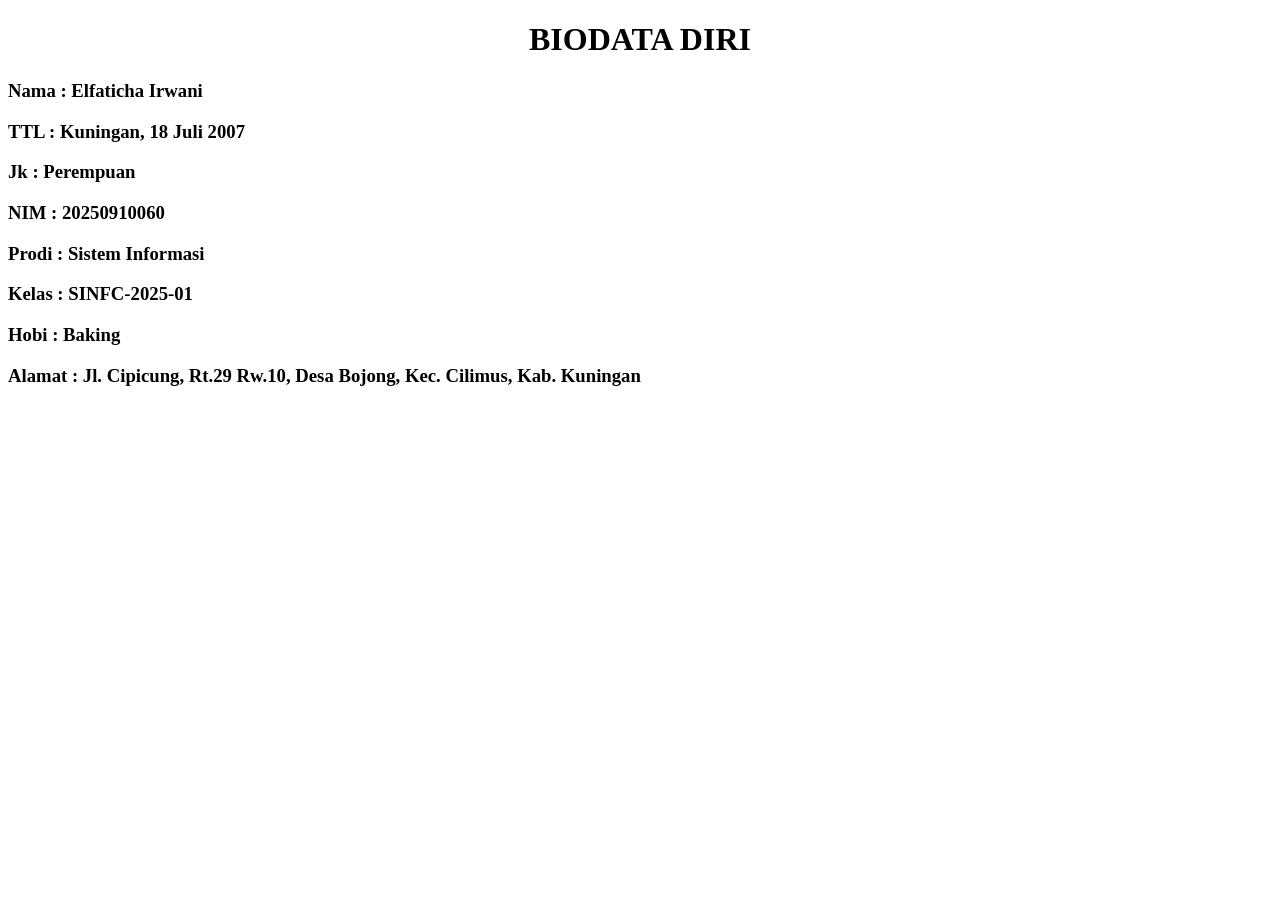
<file: SESI 3/biodata.html>
<!DOCTYPE html>
<html lang="en">
<head>
    <meta charset="UTF-8">
    <meta name="viewport" content="width=device-width, initial-scale=1.0">
    <title>Document</title>
</head>
<body>
    <h1 align="center">BIODATA DIRI</h1>
    <h3>Nama    : Elfaticha Irwani</h3>
    <h3>TTL     : Kuningan, 18 Juli 2007</h3>
    <h3>Jk      : Perempuan</h3>
    <h3>NIM     : 20250910060</h3>
    <h3>Prodi   : Sistem Informasi</h3>
    <h3>Kelas   : SINFC-2025-01</h3>
    <h3>Hobi    : Baking</h3>
    <h3>Alamat  : Jl. Cipicung, Rt.29 Rw.10, Desa Bojong, Kec. Cilimus, Kab. Kuningan</h3>
    <h3></h3>
</body>
</html>
</file>
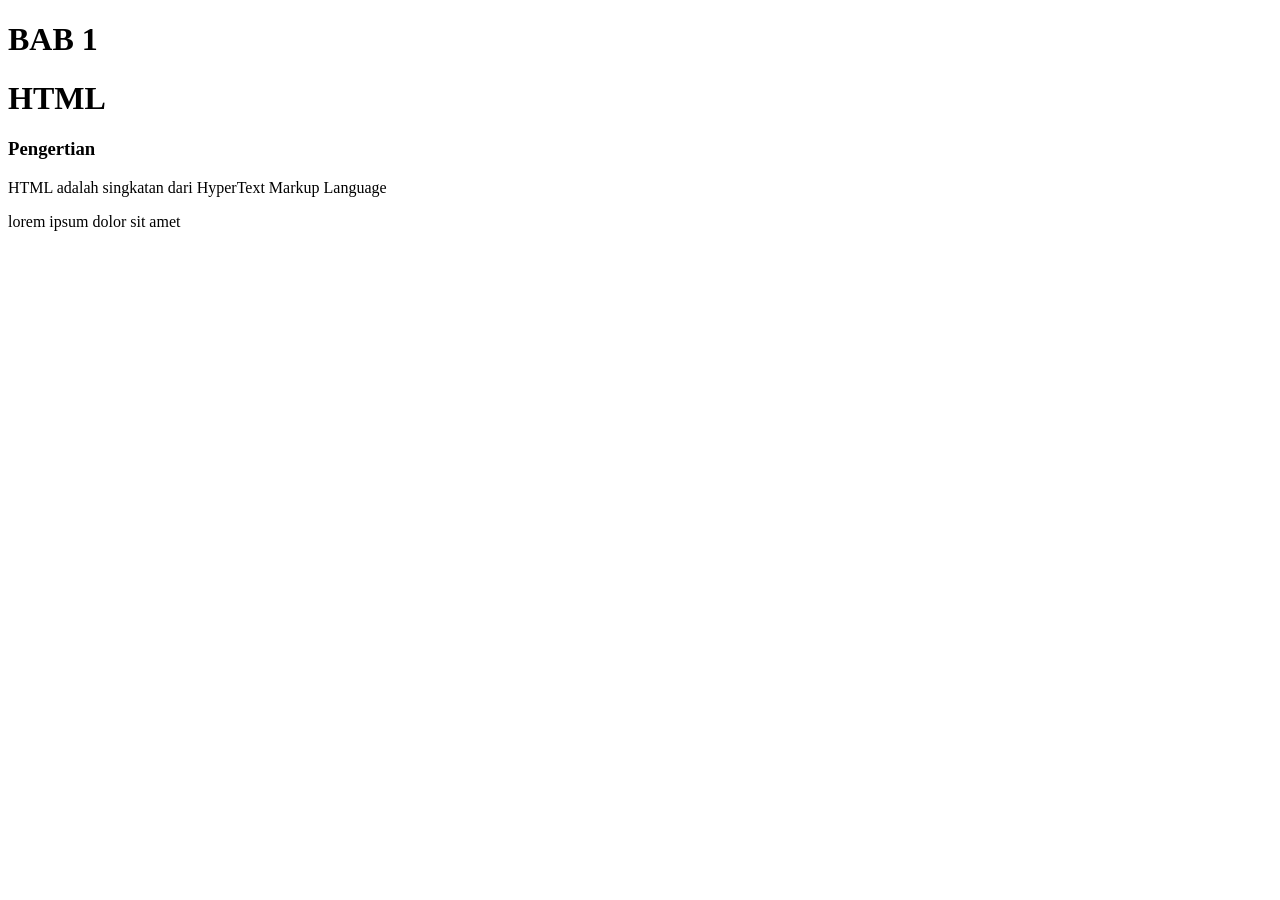
<file: SESI 3/latihan04.html>
<!DOCTYPE html>
<html lang="en">
<head>
    <meta charset="UTF-8">
    <meta name="viewport" content="width=device-width, initial-scale=1.0">
    <title>Document</title>
</head>
<body>
    <h1>BAB 1</h1>
    <h1>HTML</h1>
    <h3>Pengertian</h3>
    <p align="justify"> HTML adalah singkatan dari HyperText Markup Language</p>
    <p align="justify">lorem ipsum dolor sit amet </p>
</body>
</html>
</file>
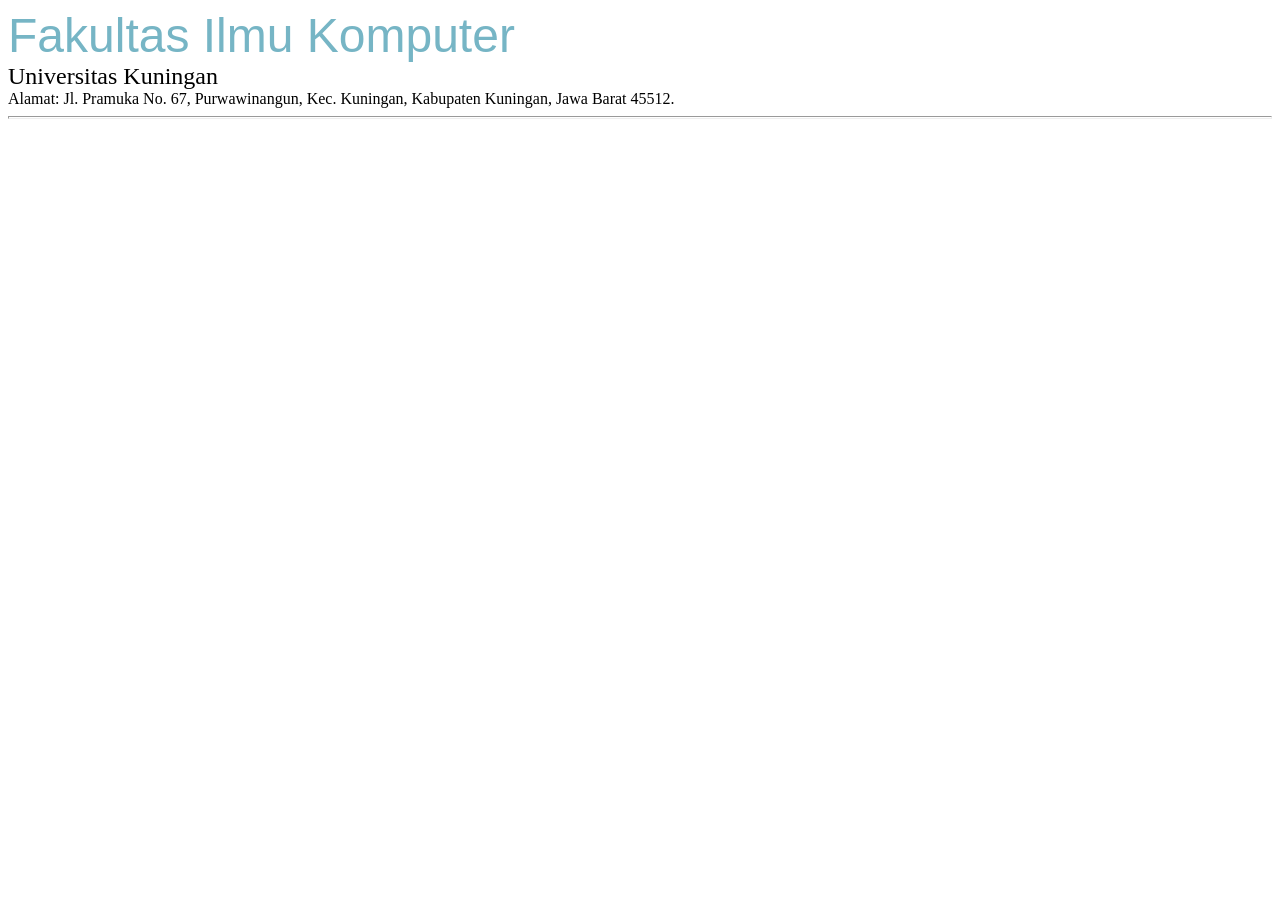
<file: Praktikum_Pemrograman_WEB_1/20250910060_ElfatichaIrwani/Modul_01/Latihan_01_01.html>
<!--  --><!DOCTYPE html>
<html lang="en">
<head>
    <meta charset="UTF-8">
    <meta name="viewport" content="width=device-width, initial-scale=1.0">
    <title>Document</title>
</head>
<body>
    <font face="Arial" color="#76b5c5" size="7">Fakultas Ilmu Komputer</font><br>
    <font size="5">Universitas Kuningan</font><br>
    <font size="3">
        Alamat: Jl. Pramuka No. 67, Purwawinangun,
        Kec. Kuningan, Kabupaten Kuningan, Jawa Barat 45512.</font>
    <hr size="3">
</body>
</html>
</file>
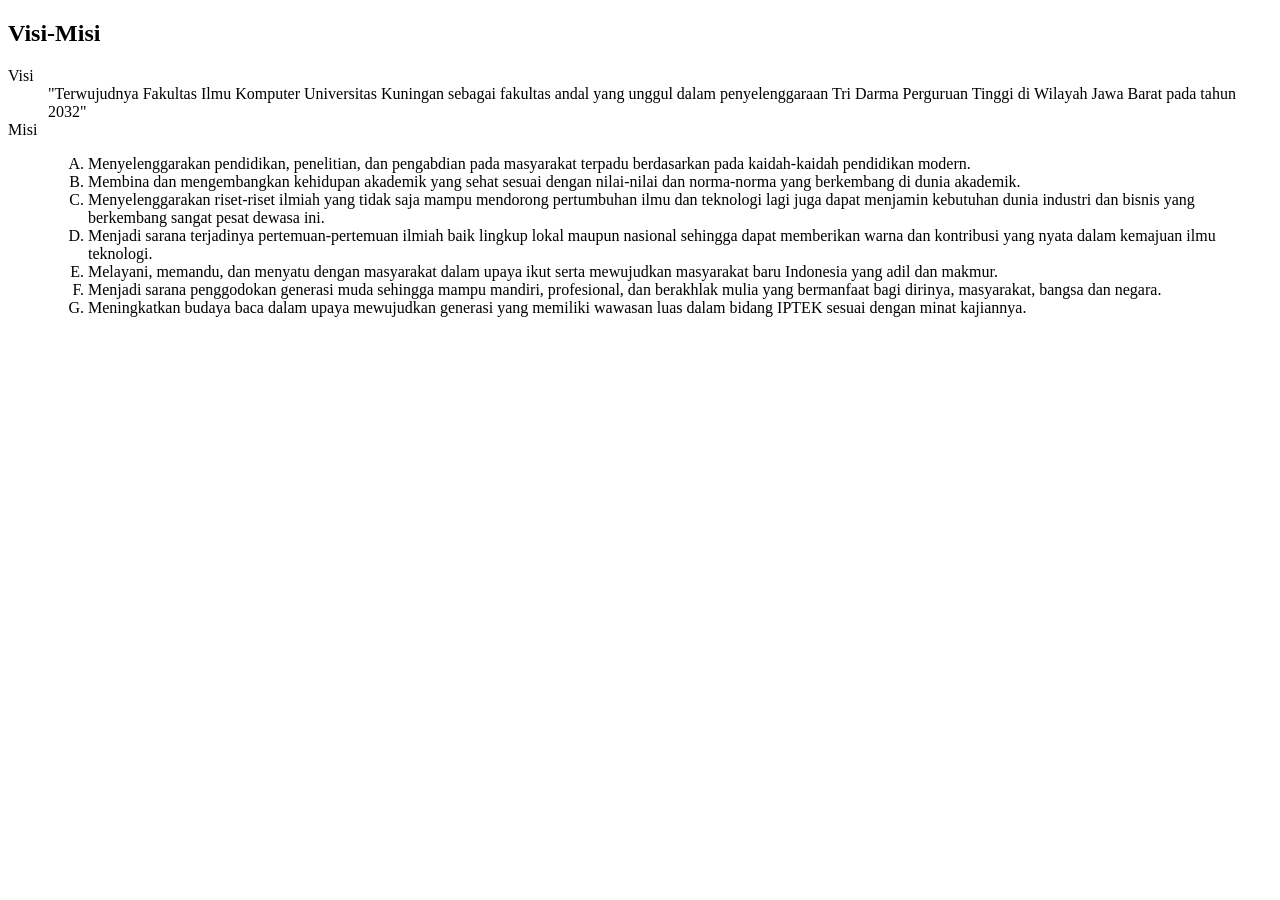
<file: Praktikum_Pemrograman_WEB_1/20250910060_ElfatichaIrwani/Modul_01/Latihan_01_02.html>
<!DOCTYPE html>
<html lang="en">
<head>
    <meta charset="UTF-8">
    <meta name="viewport" content="width=device-width, initial-scale=1.0">
    <title>Document</title>
</head>
<body>
  <main>
    <div>
        <article>
            <h1>Visi-Misi</h1>
            <dl>
                <dt>Visi</dt>
                <dd>
                    "Terwujudnya Fakultas Ilmu Komputer Universitas Kuningan
                    sebagai fakultas andal yang unggul dalam penyelenggaraan
                    Tri Darma Perguruan Tinggi di Wilayah Jawa Barat pada tahun 2032"
                </dd>
                <dt>Misi</dt>
                <dd>
                    <ol type="A">
                        <li>
                            Menyelenggarakan pendidikan, penelitian, dan pengabdian pada masyarakat
                            terpadu berdasarkan pada kaidah-kaidah pendidikan modern.
                        </li>
                        <li>
                            Membina dan mengembangkan kehidupan akademik yang sehat
                            sesuai dengan nilai-nilai dan norma-norma yang berkembang di dunia akademik.
                        </li>
                        <li>
                            Menyelenggarakan riset-riset ilmiah yang tidak saja mampu mendorong pertumbuhan
                            ilmu dan teknologi lagi juga dapat menjamin kebutuhan dunia industri dan bisnis
                            yang berkembang sangat pesat dewasa ini.
                        </li>
                        <li>
                            Menjadi sarana terjadinya pertemuan-pertemuan ilmiah baik lingkup lokal maupun nasional
                            sehingga dapat memberikan warna dan kontribusi yang nyata dalam
                            kemajuan ilmu teknologi.
                        </li>
                        <li>
                            Melayani, memandu, dan menyatu dengan masyarakat dalam upaya ikut
                            serta mewujudkan masyarakat baru Indonesia yang adil dan makmur.
                        </li>
                        <li>
                            Menjadi sarana penggodokan generasi muda sehingga mampu mandiri, profesional, 
                            dan berakhlak mulia yang bermanfaat bagi dirinya, masyarakat, bangsa dan negara.
                        </li>
                        <li>
                            Meningkatkan budaya baca dalam upaya mewujudkan generasi yang memiliki wawasan luas
                            dalam bidang IPTEK sesuai dengan minat kajiannya.
                        </li>
                    </ol>
                </dd>
            </dl>
        </article>
    </div>
  </main>  
</body>
</html>
</file>
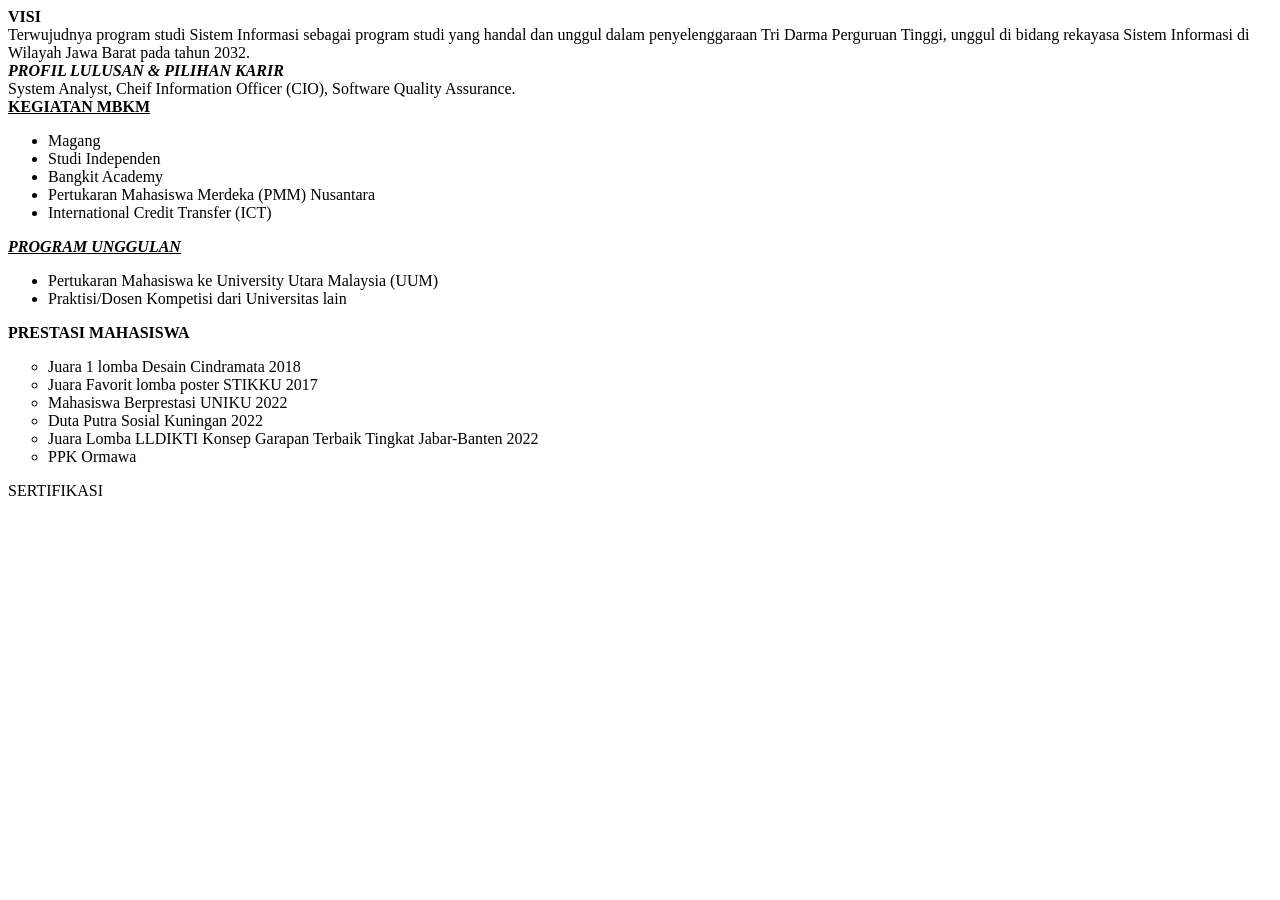
<file: Praktikum_Pemrograman_WEB_1/20250910060_ElfatichaIrwani/Modul_01/Latihan_01_03.html>
<!DOCTYPE html>
<html lang="en">
<head>
    <meta charset="UTF-8">
    <meta name="viewport" content="width=device-width, initial-scale=1.0">
    <title>Document</title>
</head>
<body>
    <main>
        <div>
            <article>
                <div><b>VISI</b></div>
                Terwujudnya program studi Sistem Informasi sebagai program studi yang handal dan unggul
                dalam penyelenggaraan Tri Darma Perguruan Tinggi, unggul di bidang
                rekayasa Sistem Informasi di Wilayah Jawa Barat pada tahun 2032.
                <div><b><i>PROFIL LULUSAN & PILIHAN KARIR</i></b></div>
                System Analyst, Cheif Information Officer (CIO), Software Quality Assurance.
                <div><b><u>KEGIATAN MBKM</u></b></div>
                <ul>
                    <li>Magang</li>
                    <li>Studi Independen</li>
                    <li>Bangkit Academy</li>
                    <li>Pertukaran Mahasiswa Merdeka (PMM) Nusantara</li>
                    <li>International Credit Transfer (ICT)</li>
                </ul>
                <div><b><u><i>PROGRAM UNGGULAN</i></u></b></div>
                <ul type="'square">
                    <li>Pertukaran Mahasiswa ke University Utara Malaysia (UUM)</li>
                    <li>Praktisi/Dosen Kompetisi dari Universitas lain</li>
                </ul>
                <div><strong>PRESTASI MAHASISWA</strong></div>
                <ul type="circle">
                    <li>Juara 1 lomba Desain Cindramata 2018</li>
                    <li>Juara Favorit lomba poster STIKKU 2017</li>
                    <li>Mahasiswa Berprestasi UNIKU 2022</li>
                    <li>Duta Putra Sosial Kuningan 2022</li>
                    <li>Juara Lomba LLDIKTI Konsep Garapan Terbaik Tingkat Jabar-Banten 2022</li>
                    <li>PPK Ormawa</li>
                </ul>
                <div>SERTIFIKASI</div>
            </article>
        </div>
    </main>
</body>
</html>
</file>
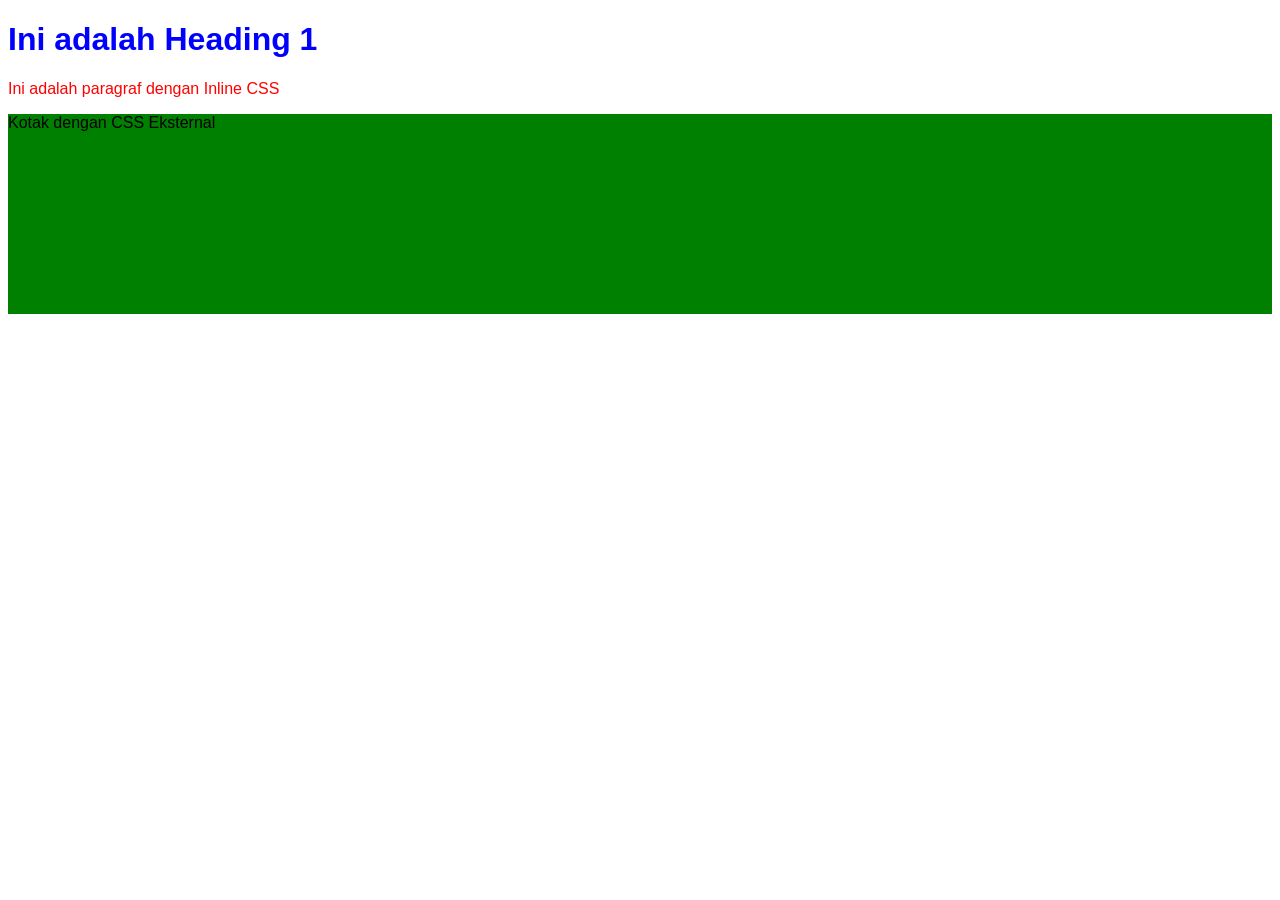
<file: Praktikum_Pemrograman_WEB_1/20250910060_ElfatichaIrwani/Modul_03/Latihan_03_01.html>
<!--index.html-->
<!DOCTYPE html>
<html lang="en">
<head>
    <meta charset="UTF-8">
    <meta name="viewport" content="width=device-width, initial-scale=1.0">
    <title>Praktikum CSS</title>
    <!--Internal CSS-->
    <style>
        body {
            font-family: Arial, sans-serif;
        }
        h1 {
            color: blue;
        }
    </style>
    <!--Internal CSS-->
    <link rel="stylesheet" href="stylesheet_03_01.css"
</head>
<body>
    <h1>Ini adalah Heading 1</h1>
    <p style="color: red;">Ini adalah paragraf dengan Inline CSS</p>
    <div class="kotak">Kotak dengan CSS Eksternal</div>
</body>
</html>
</file>
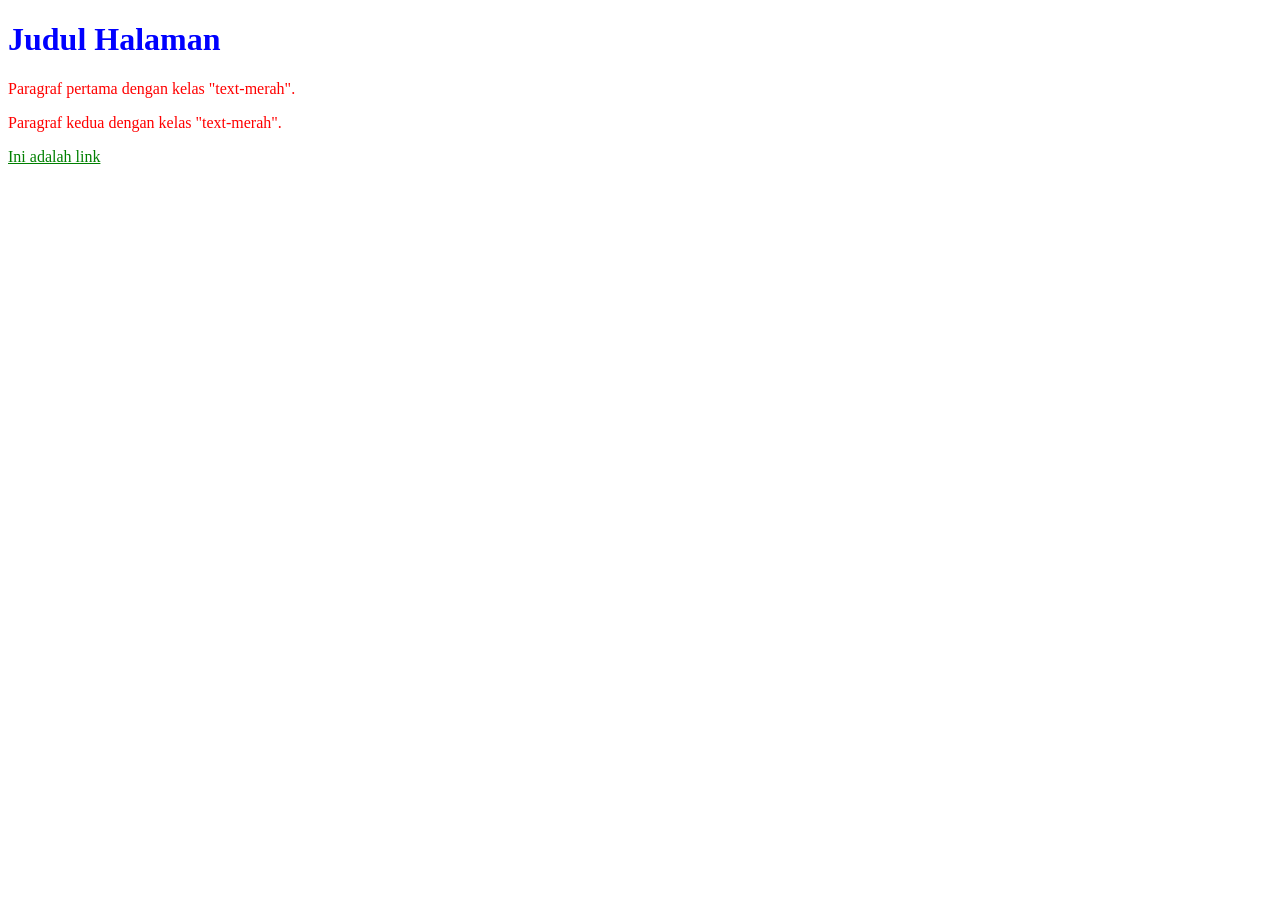
<file: Praktikum_Pemrograman_WEB_1/20250910060_ElfatichaIrwani/Modul_03/Latihan_03_02.html>
<!DOCTYPE html>
<html lang="en">
<head>
    <meta charset="UTF-8">
    <meta name="viewport" content="width=device-width, initial-scale=1.0">
    <title>Praktikum Selektor CSS</title>
    <link rel="stylesheet" href="stylesheet_03_02.css"
</head>
<body>
    <h1 id="judul">Judul Halaman</h1>
    <p class="text-merah">Paragraf pertama dengan kelas "text-merah".</p>
    <p class="text-merah">Paragraf kedua dengan kelas "text-merah".</p>
    <a href="#" title="Link">Ini adalah link</a>
</body>
</html>
</file>
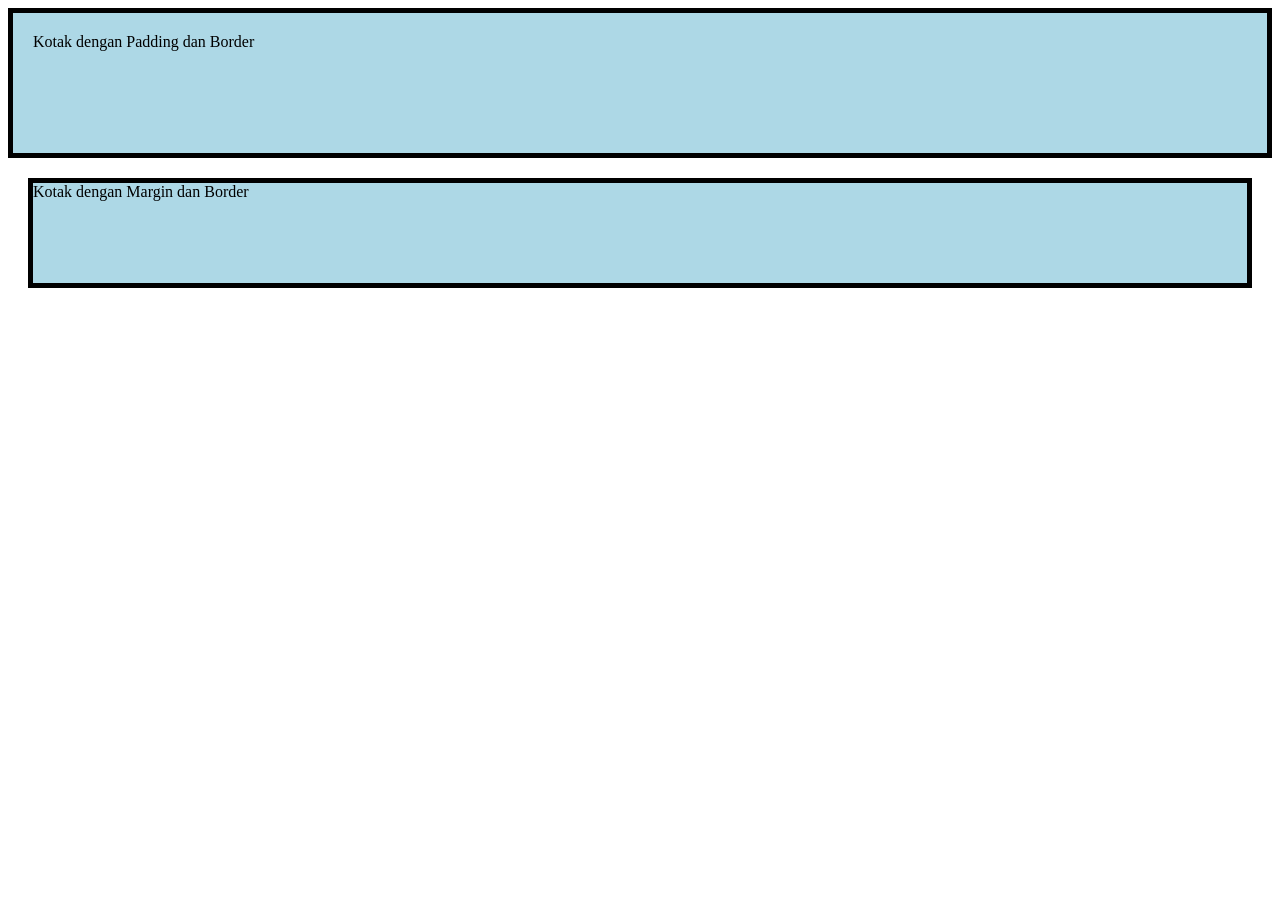
<file: Praktikum_Pemrograman_WEB_1/20250910060_ElfatichaIrwani/Modul_03/Latihan_03_03.html>
<!DOCTYPE html>
<html lang="en">
<head>
    <meta charset="UTF-8">
    <meta name="viewport" content="width=device-width, initial-scale=1.0">
    <title>Praktikum Box Model</title>
    <link rel="stylesheet" href="stylesheet_03_03.css">
</head>
<body>
    <div class="kotak">Kotak dengan Padding dan Border</div>
    <div class="kotak">Kotak dengan Margin dan Border</div>
</body>
</html>
</file>
<file: LandingPage_Github.css>
/* =========================
   RESET DAN DASAR
========================= */

* {
    margin: 0;
    padding: 0;
    box-sizing: border-box;
}

html {
    scroll-behavior: smooth;
}

body {
    font-family: 'Segoe UI', Arial, sans-serif;
    background-color: #fafaf7;
    color: #303b35;
    line-height: 1.7;
}

a {
    text-decoration: none;
    color: inherit;
}

ul {
    list-style: none;
}


/* =========================
   NAVBAR
========================= */

header {
    width: 100%;
    background-color: #fafaf7;
    border-bottom: 1px solid #e8e8df;
    position: sticky;
    top: 0;
    z-index: 1000;
}

.navbar {
    max-width: 1150px;
    margin: auto;
    padding: 20px 30px;

    display: flex;
    align-items: center;
    justify-content: space-between;
}

.logo {
    font-size: 22px;
    font-weight: 800;
    letter-spacing: 1px;
    color: #315b49;
}

.logo span {
    color: #c69b58;
}

.nav-menu {
    display: flex;
    align-items: center;
    gap: 35px;
}

.nav-menu a {
    font-size: 14px;
    font-weight: 600;
    color: #606d64;
    transition: 0.3s;
}

.nav-menu a:hover {
    color: #c69b58;
}


/* =========================
   HERO SECTION
========================= */

.hero {
    max-width: 1150px;
    min-height: 570px;
    margin: auto;
    padding: 80px 30px;

    display: flex;
    align-items: center;
    justify-content: space-between;
    gap: 60px;
}

.hero-content {
    flex: 1;
}

.greeting {
    color: #b58a4a;
    font-size: 13px;
    font-weight: 700;
    letter-spacing: 3px;
    margin-bottom: 15px;
}

.hero h1 {
    font-size: 65px;
    line-height: 1.15;
    color: #293d32;
    margin-bottom: 15px;
}

.hero h1 span {
    color: #63816d;
}

.hero h3 {
    font-size: 19px;
    color: #b18a50;
    font-weight: 600;
    margin-bottom: 20px;
}

.hero-description {
    max-width: 500px;
    color: #737c74;
    font-size: 15px;
    margin-bottom: 30px;
}

.hero-buttons {
    display: flex;
    gap: 15px;
    flex-wrap: wrap;
}

.btn-primary,
.btn-secondary {
    padding: 12px 25px;
    border-radius: 5px;
    font-size: 14px;
    font-weight: 600;
    transition: 0.3s;
}

.btn-primary {
    background-color: #315b49;
    color: white;
}

.btn-primary:hover {
    background-color: #234534;
    transform: translateY(-3px);
}

.btn-secondary {
    border: 1px solid #315b49;
    color: #315b49;
}

.btn-secondary:hover {
    background-color: #315b49;
    color: white;
}

.hero-image {
    flex: 1;
    display: flex;
    justify-content: center;
}

.image-frame {
    width: 340px;
    height: 400px;
    padding: 12px;
    background-color: #e8e8dc;
    border-radius: 170px 170px 15px 15px;
}

.image-frame img {
    width: 100%;
    height: 100%;
    object-fit: cover;
    object-position: center;
    border-radius: 160px 160px 10px 10px;
}


/* =========================
   PENGATURAN SECTION
========================= */

.section {
    padding: 90px 30px;
    scroll-margin-top: 80px;
}

.section-heading {
    text-align: center;
    margin-bottom: 55px;
}

.section-subtitle {
    color: #b58a4a;
    font-size: 12px;
    font-weight: 700;
    letter-spacing: 3px;
    margin-bottom: 10px;
}

.section-heading h2 {
    font-size: 36px;
    color: #293d32;
    margin-bottom: 10px;
}

.section-description {
    color: #7b827c;
    font-size: 14px;
}


/* =========================
   TENTANG SAYA
========================= */

.about {
    background-color: #f0f1e9;
}

.about-content {
    max-width: 1050px;
    margin: auto;

    display: grid;
    grid-template-columns: 1fr 1fr;
    gap: 50px;
    align-items: center;
}

.about-text h3 {
    font-size: 25px;
    color: #315b49;
    margin-bottom: 20px;
}

.about-text p {
    font-size: 14px;
    color: #6e786f;
    margin-bottom: 15px;
    text-align: justify;
}

.biodata-card {
    background-color: white;
    padding: 30px;
    border-radius: 12px;
    box-shadow: 0 8px 25px rgba(0, 0, 0, 0.04);
}

.biodata-item {
    padding: 13px 0;
    border-bottom: 1px solid #eeeeea;
}

.biodata-item:last-child {
    border-bottom: none;
}

.biodata-item span {
    font-size: 12px;
    color: #a18b68;
    font-weight: 600;
}

.biodata-item p {
    color: #34483b;
    font-size: 14px;
    font-weight: 600;
}


/* =========================
   PENDIDIKAN
========================= */

.education {
    background-color: #fafaf7;
}

.timeline {
    max-width: 750px;
    margin: auto;
    position: relative;
}

.timeline::before {
    content: "";
    position: absolute;
    left: 12px;
    top: 5px;
    bottom: 5px;
    width: 2px;
    background-color: #d6ddcf;
}

.timeline-item {
    position: relative;
    padding-left: 50px;
    margin-bottom: 30px;
}

.timeline-dot {
    position: absolute;
    left: 4px;
    top: 20px;
    width: 18px;
    height: 18px;
    border-radius: 50%;
    background-color: #b58a4a;
    border: 4px solid #f0f1e9;
}

.timeline-card {
    background-color: white;
    padding: 25px 30px;
    border-radius: 10px;
    border: 1px solid #eeeeea;
    transition: 0.3s;
}

.timeline-card:hover {
    transform: translateX(7px);
    box-shadow: 0 8px 20px rgba(0, 0, 0, 0.05);
}

.year {
    color: #b58a4a;
    font-size: 13px;
    font-weight: 700;
}

.timeline-card h3 {
    color: #315b49;
    font-size: 18px;
    margin: 5px 0;
}

.timeline-card p {
    color: #7b827c;
    font-size: 14px;
}


/* =========================
   KEAHLIAN
========================= */

.skills {
    background-color: #f0f1e9;
}

.skills-container {
    max-width: 900px;
    margin: auto;

    display: grid;
    grid-template-columns: repeat(2, 1fr);
    gap: 25px;
}

.skill-card {
    background-color: white;
    padding: 35px;
    border-radius: 12px;
    border: 1px solid #e9eae2;
    transition: 0.3s;
}

.skill-card:hover {
    transform: translateY(-7px);
    box-shadow: 0 10px 25px rgba(0, 0, 0, 0.06);
}

.skill-icon {
    width: 48px;
    height: 48px;
    display: flex;
    align-items: center;
    justify-content: center;

    background-color: #e9eee6;
    color: #315b49;
    border-radius: 10px;

    font-size: 15px;
    font-weight: 700;
    margin-bottom: 20px;
}

.skill-card h3 {
    color: #315b49;
    font-size: 19px;
    margin-bottom: 12px;
}

.skill-card p {
    color: #7b827c;
    font-size: 14px;
}


/* =========================
   KONTAK
========================= */

.contact {
    background-color: #fafaf7;
}

.contact-container {
    max-width: 1000px;
    margin: auto;

    display: grid;
    grid-template-columns: repeat(3, 1fr);
    gap: 20px;
}

.contact-card {
    background-color: white;
    padding: 30px 20px;
    text-align: center;
    border: 1px solid #eeeeea;
    border-radius: 12px;
    transition: 0.3s;
}

.contact-card:hover {
    transform: translateY(-7px);
    box-shadow: 0 10px 25px rgba(0, 0, 0, 0.06);
}

.contact-icon {
    display: inline-flex;
    width: 48px;
    height: 48px;
    align-items: center;
    justify-content: center;

    background-color: #e9eee6;
    color: #315b49;
    border-radius: 50%;

    font-size: 22px;
    margin-bottom: 15px;
}

.contact-card h3 {
    color: #315b49;
    font-size: 18px;
    margin-bottom: 8px;
}

.contact-card p {
    color: #7b827c;
    font-size: 13px;
    margin-bottom: 18px;
    overflow-wrap: anywhere;
}

.contact-card a {
    display: inline-block;
    color: #b18a50;
    font-size: 13px;
    font-weight: 700;
    border-bottom: 1px solid #b18a50;
    padding-bottom: 3px;
}

.contact-card a:hover {
    color: #315b49;
    border-color: #315b49;
}


/* =========================
   FOOTER
========================= */

footer {
    background-color: #293d32;
    color: #e7e9e2;
    text-align: center;
    padding: 25px 15px;
}

footer p {
    font-size: 12px;
    margin: 4px 0;
    color: #d1d8d0;
}


/* =========================
   RESPONSIVE TABLET
========================= */

@media screen and (max-width: 768px) {

    .navbar {
        flex-direction: column;
        gap: 15px;
    }

    .nav-menu {
        gap: 18px;
        flex-wrap: wrap;
        justify-content: center;
    }

    .hero {
        flex-direction: column-reverse;
        text-align: center;
        padding-top: 50px;
    }

    .hero h1 {
        font-size: 48px;
    }

    .hero-description {
        margin-left: auto;
        margin-right: auto;
    }

    .hero-buttons {
        justify-content: center;
    }

    .image-frame {
        width: 270px;
        height: 320px;
    }

    .about-content {
        grid-template-columns: 1fr;
    }

    .skills-container {
        grid-template-columns: 1fr;
    }

    .contact-container {
        grid-template-columns: 1fr;
    }
}


/* =========================
   RESPONSIVE HP
========================= */

@media screen and (max-width: 480px) {

    .navbar {
        padding: 15px;
    }

    .nav-menu {
        gap: 12px;
    }

    .nav-menu a {
        font-size: 12px;
    }

    .hero h1 {
        font-size: 40px;
    }

    .hero h3 {
        font-size: 16px;
    }

    .section {
        padding: 65px 20px;
    }

    .section-heading h2 {
        font-size: 28px;
    }

    .timeline-item {
        padding-left: 38px;
    }

    .timeline-card {
        padding: 20px;
    }

    .biodata-card {
        padding: 20px;
    }
}
</file>
<file: Praktikum_Pemrograman_WEB_1/20250910060_ElfatichaIrwani/Modul_03/stylesheet_03_01.css>
.kotak {
    widht: 200px;
    height: 200px;
    background-color: green;
}
</file>
<file: Praktikum_Pemrograman_WEB_1/20250910060_ElfatichaIrwani/Modul_03/stylesheet_03_02.css>
#judul {
    color: blue;
}
.text-merah {
    color: red;
}
a[title] {
    text-decoration; none;
    color: green;
}
</file>
<file: Praktikum_Pemrograman_WEB_1/20250910060_ElfatichaIrwani/Modul_03/stylesheet_03_03.css>
.kotak {
    widht: 100px;
    height: 100px;
    background-color: lightblue;
}
.kotak:first-of-type {
    padding: 20px;
    border: 5px solid black;
}
.kotak:last-of-type {
    margin: 20px;
    border: 5px solid black;
}
</file>
